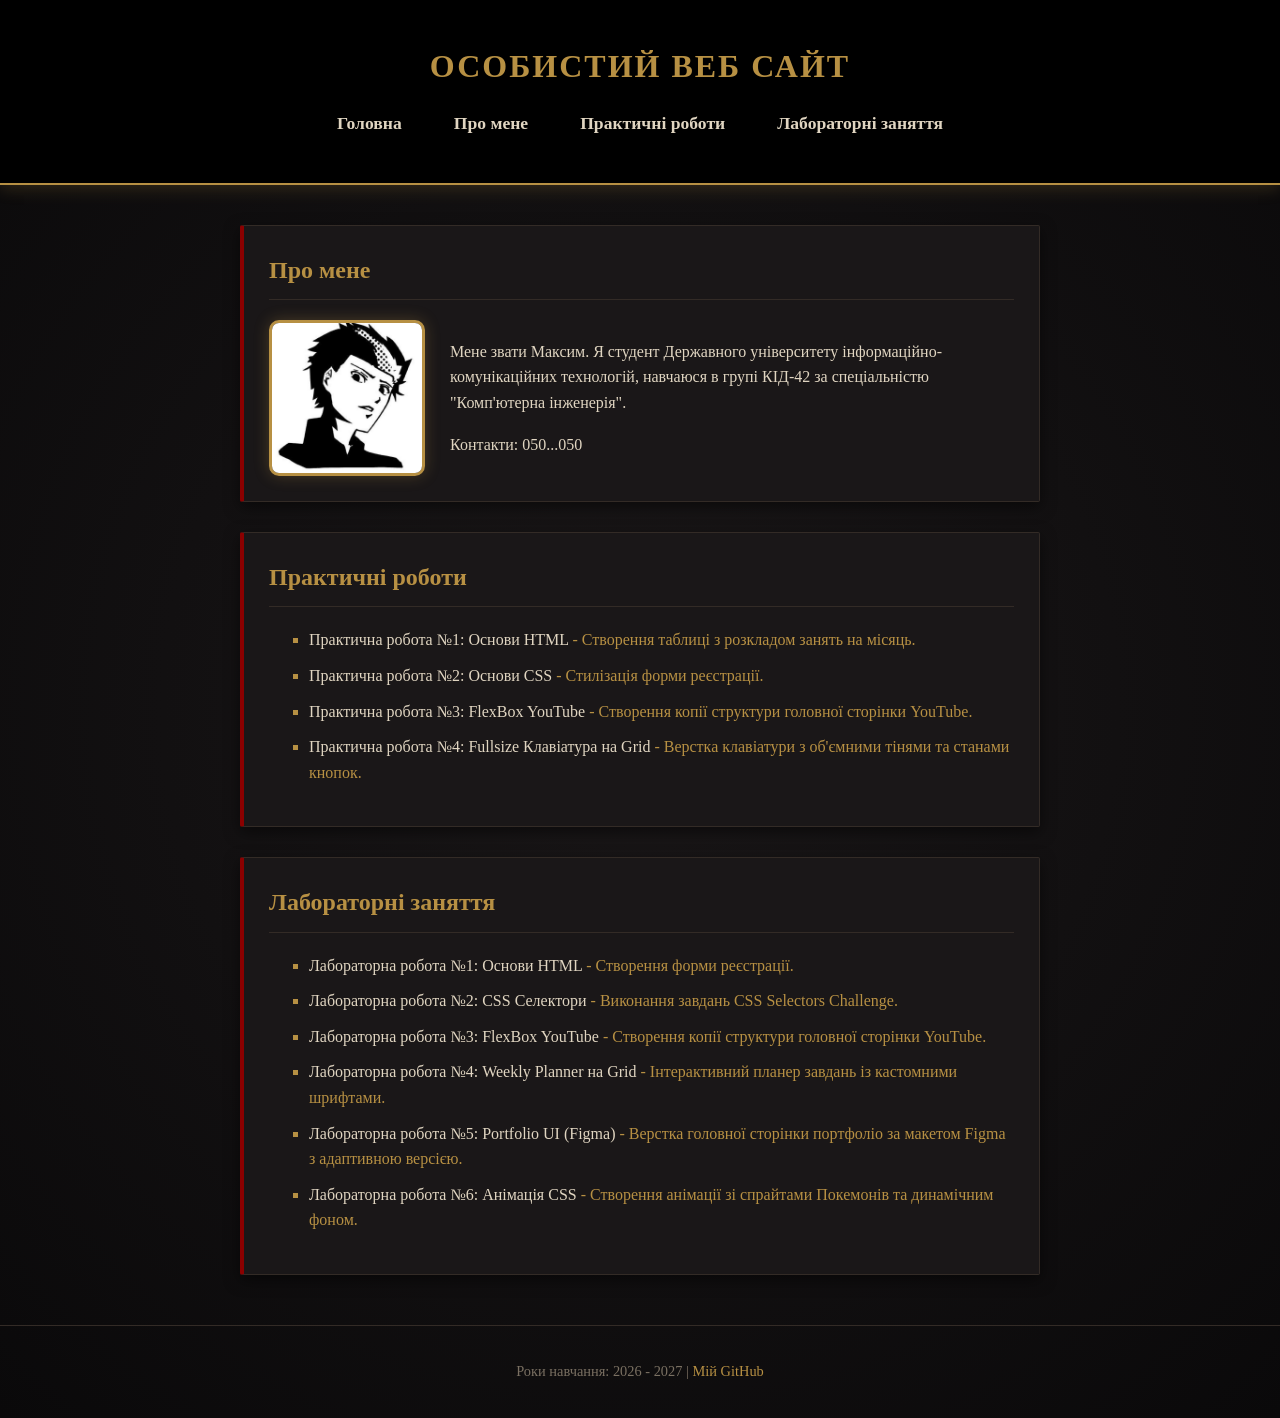
<file: index.html>
<!DOCTYPE html>
<html lang="uk">
<head>
    <meta charset="UTF-8">
    <meta name="viewport" content="width=device-width, initial-scale=1.0">
    <title>Особистий веб сайт Поляков Максим</title> <!-- заголовок сторінки  -->
    <link rel="stylesheet" href="css/style.css"> <!-- підключення CSS-файлу -->
</head>
<body>
    <header>
        <h1>Особистий веб сайт </h1>
        <nav>
            <!-- навігація -->
            <ul>
                <li><a href="index.html">Головна</a></li>
                <li><a href="#about">Про мене</a></li>
                <li><a href="#practices">Практичні роботи</a></li>
                <li><a href="#labs">Лабораторні заняття</a></li>
            </ul>
        </nav>
    </header>

    <main>
        <section id="about" class="panel">
            <h2>Про мене</h2>
            <div class="character-info">
                <img src="img/person.jpg" alt="Моє фото" class="avatar">
                <div class="bio">
                    <p>Мене звати Максим. Я студент Державного університету інформаційно-комунікаційних технологій, навчаюся в групі КІД-42 за спеціальністю "Комп'ютерна інженерія".</p>
                    <p>Контакти: 050...050</p>
                </div>
            </div>
        </section>

        <section id="practices" class="panel">
            <h2>Практичні роботи</h2>
            <ul>
                <li><a href="pages/practice_1.html">Практична робота №1: Основи HTML</a> - Створення таблиці з розкладом занять на місяць.</li>
                <li><a href="pages/lab_1.html">Практична робота №2: Основи CSS</a> - Стилізація форми реєстрації.</li>
                <li><a href="pages/practice_3.html">Практична робота №3: FlexBox YouTube</a> - Створення копії структури головної сторінки YouTube.</li>
                <li><a href="pages/practice_4.html">Практична робота №4: Fullsize Клавіатура на Grid</a> - Верстка клавіатури з об'ємними тінями та станами кнопок.</li>
            </ul>
        </section>

        <section id="labs" class="panel">
            <h2>Лабораторні заняття</h2>
            <ul>
                <li><a href="pages/lab_1.html">Лабораторна робота №1: Основи HTML</a> - Створення форми реєстрації.</li>
                <li><a href="pages/lab2.html">Лабораторна робота №2: CSS Селектори</a> - Виконання завдань CSS Selectors Challenge.</li>
                <li><a href="pages/lab_3.html">Лабораторна робота №3: FlexBox YouTube</a> - Створення копії структури головної сторінки YouTube.</li>
                <li><a href="pages/lab_4.html">Лабораторна робота №4: Weekly Planner на Grid</a> - Інтерактивний планер завдань із кастомними шрифтами.</li>
                <li><a href="pages/lab_5.html">Лабораторна робота №5: Portfolio UI (Figma)</a> - Верстка головної сторінки портфоліо за макетом Figma з адаптивною версією.</li>
                <li><a href="pages/lab_6.html">Лабораторна робота №6: Анімація CSS</a> - Створення анімації зі спрайтами Покемонів та динамічним фоном.</li>           
                </ul>
        </section>
    </main>

   <footer>
        <p>
            Роки навчання: 2026 - 2027 | 
            <a href="https://github.com/SatomoriViolet/Web-technology-2026" target="_blank">Мій GitHub</a>
        </p>
    </footer>
</body>
</html>
</file>
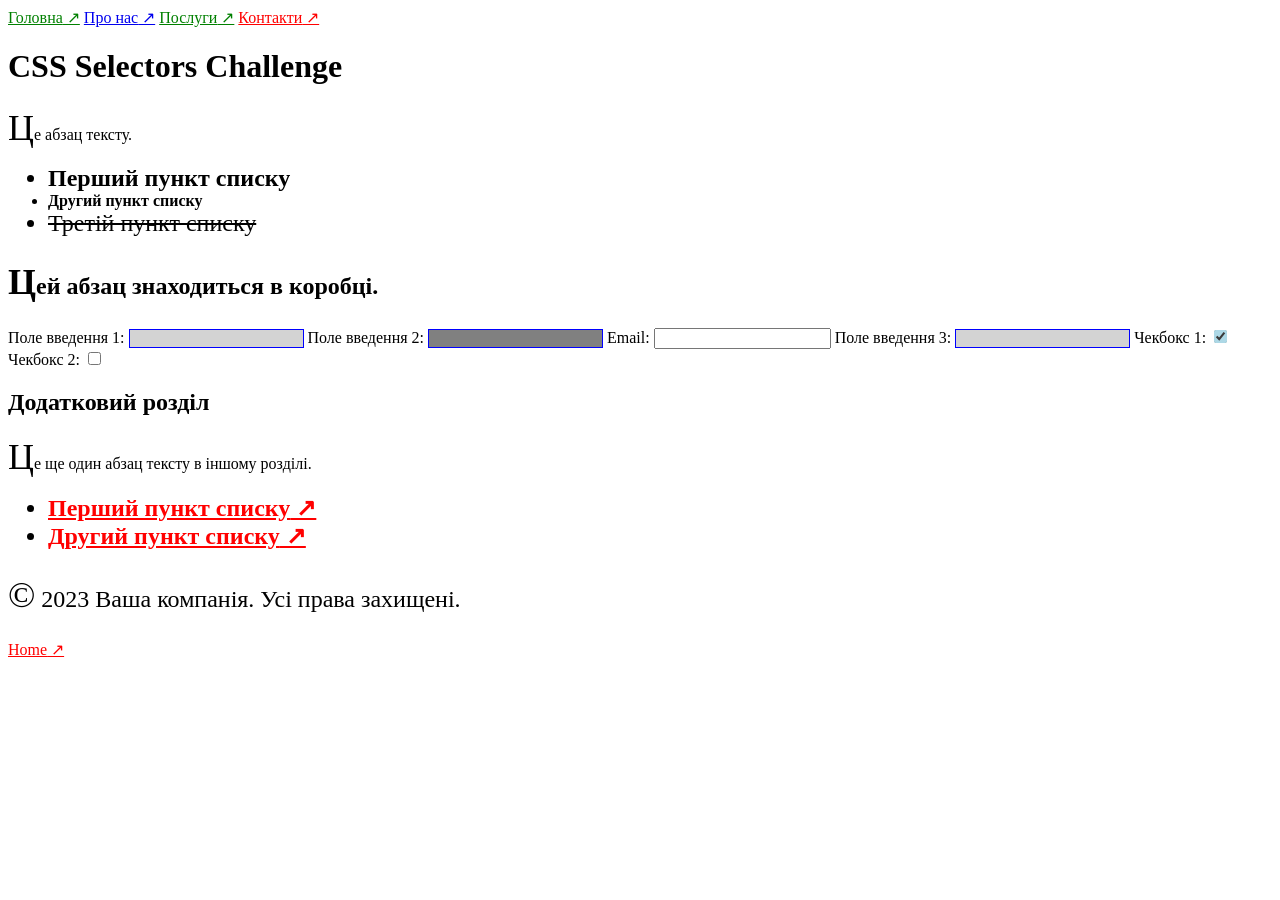
<file: pages/lab2.html>
<!DOCTYPE html>
<html lang="uk">
<head>
    <meta charset="UTF-8">
    <meta name="viewport" content="width=device-width, initial-scale=1.0">
    <title>CSS Selectors Challenge</title>
 
    <link rel="stylesheet" href="../css/lab2.css">
</head>
<body>
    <nav>
        <a href="https://example.com">Головна</a>
        <a href="http://example.com/about">Про нас</a>
        <a href="https://example.com/services">Послуги</a>
        <a href="http://example.com/contact">Контакти</a>
    </nav>

    <h1>CSS Selectors Challenge</h1>
    <p>Це абзац тексту.</p>

    <ul>
        <li>Перший пункт списку</li>
        <li class="special">Другий пункт списку</li>
        <li>Третій пункт списку</li>
    </ul>

    <div>
        <p>Цей абзац знаходиться в коробці.</p>
    </div>

    <form>
        <label>Поле введення 1: <input type="text"></label>
        <label>Поле введення 2: <input type="text" disabled></label>
        <label>Email: <input type="email"></label>
        <label>Поле введення 3: <input type="text"></label>
        <label>Чекбокс 1: <input type="checkbox" checked></label>
        <label>Чекбокс 2: <input type="checkbox"></label>
    </form>

    <section>
        <h2>Додатковий розділ</h2>
        <p>Це ще один абзац тексту в іншому розділі.</p>
        <ul>
            <li><a href="https://example.com/sub1">Перший пункт списку</a></li>
            <li><a href="http://example.com/sub2">Другий пункт списку</a></li>
        </ul>
    </section>

    <footer>
        <p>© 2023 Ваша компанія. Усі права захищені.</p>
        <a href="#top">Home</a>
    </footer>
</body>
</html>
</file>
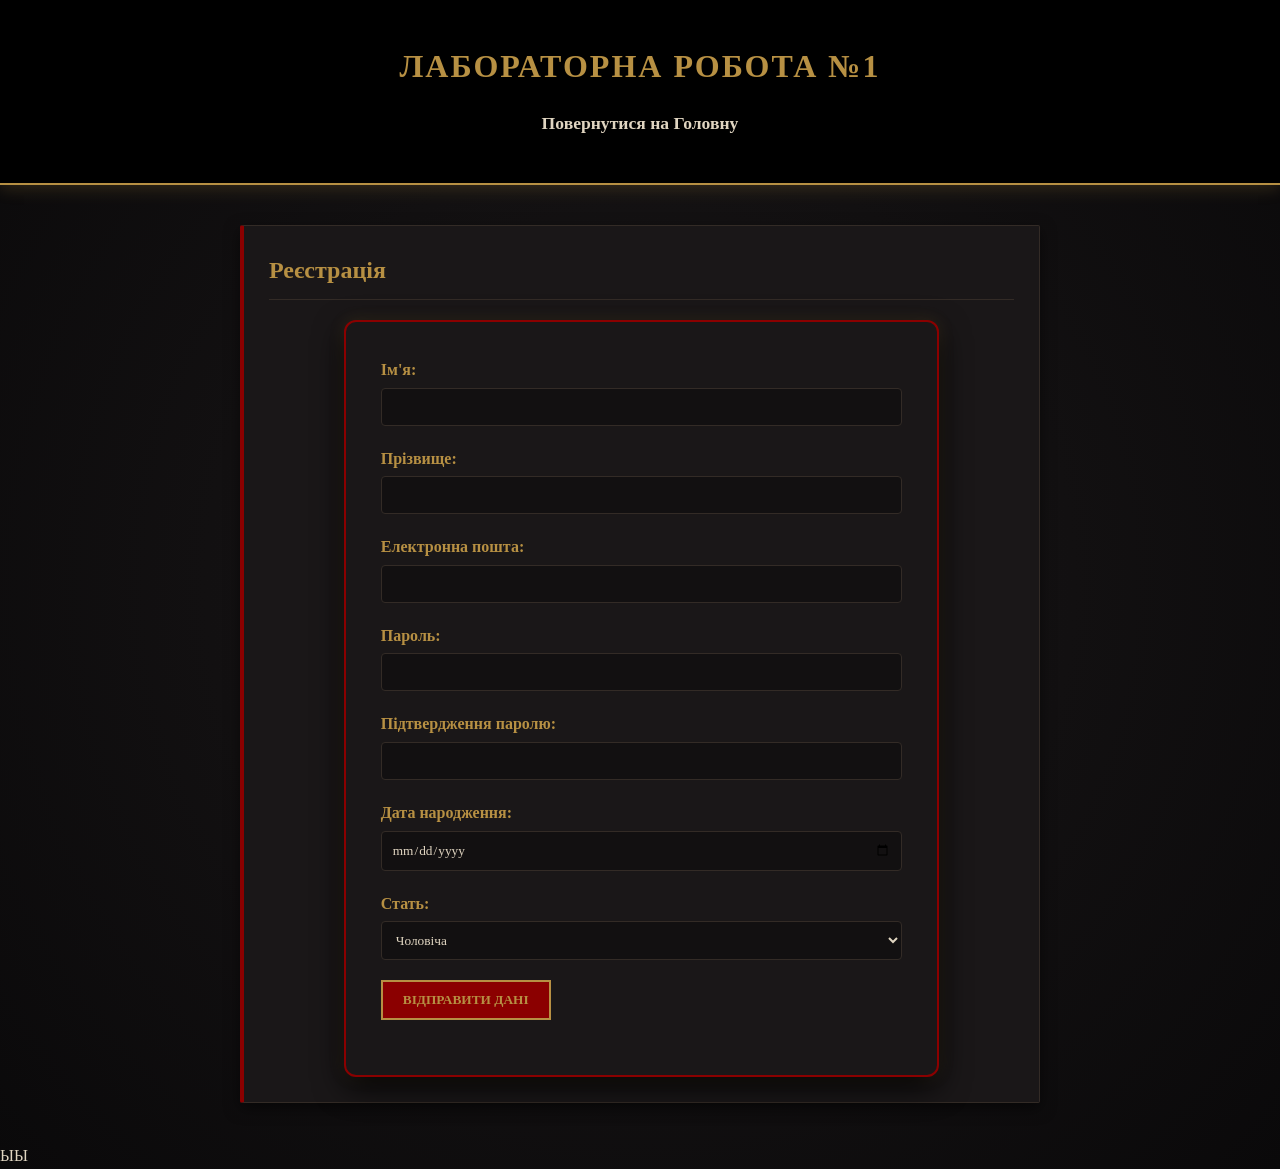
<file: pages/lab_1.html>
<!DOCTYPE html>
<html lang="uk">
<head>
    <meta charset="UTF-8">
    <meta name="viewport" content="width=device-width, initial-scale=1.0">
    <title>Лабораторна робота №1 - Форма</title>
    <link rel="stylesheet" href="../css/style.css"> 
</head>
<body>
    <header>
        <h1>Лабораторна робота №1</h1>
        <nav>
            <ul>
                <li><a href="../index.html">Повернутися на Головну</a></li>
            </ul>
        </nav>
    </header>

    <main>
        <section class="panel">
            <h2>Реєстрація</h2>
            
            <!-- заміни посилання в action на webhook -->
            <form action="https://webhook.site/92c874d7-658a-4f00-b908-5eca87f982e3" method="POST" class="rpg-form">
                
                <div class="form-group">
                    <label for="username">Ім'я:</label>
                    <input type="text" id="username" name="username" required>
                </div>

                <div class="form-group">
                    <label for="surname">Прізвище:</label>
                    <input type="text" id="surname" name="surname" required>
                </div>

                <div class="form-group">
                    <label for="email">Електронна пошта:</label>
                    <input type="email" id="email" name="email" required>
                </div>

                <div class="form-group">
                    <label for="password">Пароль:</label>
                    <input type="password" id="password" name="password" required>
                </div>

                <div class="form-group">
                    <label for="password_confirm">Підтвердження паролю:</label>
                    <input type="password" id="password_confirm" name="password_confirm" required>
                </div>

                
                <div class="form-group">
                    <label for="birthdate">Дата народження:</label>
                    <input type="date" id="birthdate" name="birthdate">
                </div>

                <div class="form-group">
                    <label for="gender">Стать:</label>
                    <select id="gender" name="gender">
                        <option value="male">Чоловіча</option>
                        <option value="female">Жіноча</option>
                        <option value="other">Інше</option>
                    </select>
                </div>

                <div class="form-group">
                    <input type="submit" value="Відправити дані">
                </div>
            </form>
        </section>
    </main>
</body>
</html>

   
ЫЫ
</file>
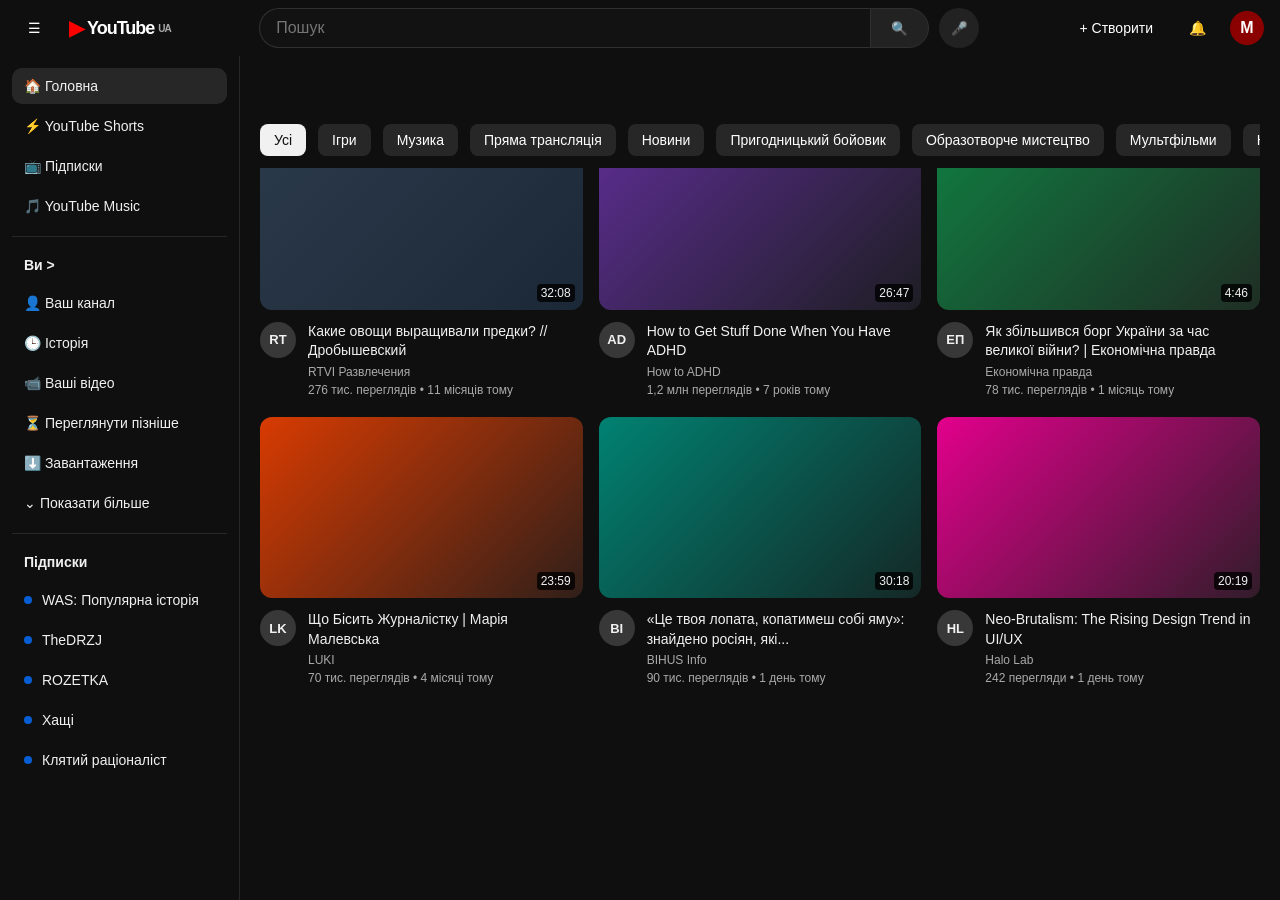
<file: pages/lab_3.html>
<!DOCTYPE html>
<html lang="uk">
<head>
    <meta charset="UTF-8">
    <meta name="viewport" content="width=device-width, initial-scale=1.0">
    <title>Лабораторна робота №3 - YouTube FlexBox</title>
    <link rel="stylesheet" href="../css/youtube.css">
</head>
<body>

    <header class="yt-header">
        <div class="header-left">
            <button class="icon-btn">☰</button>
            <a href="../index.html" class="logo">
                <span class="yt-icon">▶</span>
                <span class="yt-logo-text">YouTube</span>
                <span class="country-code">UA</span>
            </a>
        </div>

        <div class="header-center">
            <div class="search-box">
                <input type="text" placeholder="Пошук">
                <button class="search-btn">🔍</button>
            </div>
            <button class="voice-btn">🎤</button>
        </div>

        <div class="header-right">
            <button class="icon-btn">+ Створити</button>
            <button class="icon-btn">🔔</button>
            <div class="user-avatar">М</div>
        </div>
    </header>

    <div class="yt-container">
     
        <aside class="yt-sidebar">
            <nav class="sidebar-section">
                <a href="#" class="sidebar-item active">🏠 Головна</a>
                <a href="#" class="sidebar-item">⚡ YouTube Shorts</a>
                <a href="#" class="sidebar-item">📺 Підписки</a>
                <a href="#" class="sidebar-item">🎵 YouTube Music</a>
            </nav>
            <hr class="sidebar-divider">
            <nav class="sidebar-section">
                <div class="section-title">Ви &gt;</div>
                <a href="#" class="sidebar-item">👤 Ваш канал</a>
                <a href="#" class="sidebar-item">🕒 Історія</a>
                <a href="#" class="sidebar-item">📹 Ваші відео</a>
                <a href="#" class="sidebar-item">⏳ Переглянути пізніше</a>
                <a href="#" class="sidebar-item">⬇️ Завантаження</a>
                <a href="#" class="sidebar-item">⌄ Показати більше</a>
            </nav>
            <hr class="sidebar-divider">
            <nav class="sidebar-section">
                <div class="section-title">Підписки</div>
                <a href="#" class="sidebar-item"><span class="channel-dot"></span> WAS: Популярна історія</a>
                <a href="#" class="sidebar-item"><span class="channel-dot"></span> TheDRZJ</a>
                <a href="#" class="sidebar-item"><span class="channel-dot"></span> ROZETKA</a>
                <a href="#" class="sidebar-item"><span class="channel-dot"></span> Хащі</a>
                <a href="#" class="sidebar-item"><span class="channel-dot"></span> Клятий раціоналіст</a>
            </nav>
        </aside>

   
        <main class="yt-main">
       
            <div class="tags-bar">
                <button class="tag-btn active">Усі</button>
                <button class="tag-btn">Ігри</button>
                <button class="tag-btn">Музика</button>
                <button class="tag-btn">Пряма трансляція</button>
                <button class="tag-btn">Новини</button>
                <button class="tag-btn">Пригодницький бойовик</button>
                <button class="tag-btn">Образотворче мистецтво</button>
                <button class="tag-btn">Мультфільми</button>
                <button class="tag-btn">Нещодавні завантаження</button>
            </div>

        
            <div class="video-grid">
         
                <div class="video-card">
                    <div class="thumbnail-wrapper">
                        <div class="thumbnail bg-1">
                            <span class="video-time">32:08</span>
                        </div>
                    </div>
                    <div class="video-details">
                        <div class="channel-avatar">RT</div>
                        <div class="video-text">
                            <h3 class="video-title">Какие овощи выращивали предки? // Дробышевский</h3>
                            <p class="channel-name">RTVI Развлечения</p>
                            <p class="video-metadata">276 тис. переглядів • 11 місяців тому</p>
                        </div>
                    </div>
                </div>

         
                <div class="video-card">
                    <div class="thumbnail-wrapper">
                        <div class="thumbnail bg-2">
                            <span class="video-time">26:47</span>
                        </div>
                    </div>
                    <div class="video-details">
                        <div class="channel-avatar">AD</div>
                        <div class="video-text">
                            <h3 class="video-title">How to Get Stuff Done When You Have ADHD</h3>
                            <p class="channel-name">How to ADHD</p>
                            <p class="video-metadata">1,2 млн переглядів • 7 років тому</p>
                        </div>
                    </div>
                </div>

          
                <div class="video-card">
                    <div class="thumbnail-wrapper">
                        <div class="thumbnail bg-3">
                            <span class="video-time">4:46</span>
                        </div>
                    </div>
                    <div class="video-details">
                        <div class="channel-avatar">ЕП</div>
                        <div class="video-text">
                            <h3 class="video-title">Як збільшився борг України за час великої війни? | Економічна правда</h3>
                            <p class="channel-name">Економічна правда</p>
                            <p class="video-metadata">78 тис. переглядів • 1 місяць тому</p>
                        </div>
                    </div>
                </div>

             
                <div class="video-card">
                    <div class="thumbnail-wrapper">
                        <div class="thumbnail bg-4">
                            <span class="video-time">23:59</span>
                        </div>
                    </div>
                    <div class="video-details">
                        <div class="channel-avatar">LK</div>
                        <div class="video-text">
                            <h3 class="video-title">Що Бісить Журналістку | Марія Малевська</h3>
                            <p class="channel-name">LUKI</p>
                            <p class="video-metadata">70 тис. переглядів • 4 місяці тому</p>
                        </div>
                    </div>
                </div>

                <div class="video-card">
                    <div class="thumbnail-wrapper">
                        <div class="thumbnail bg-5">
                            <span class="video-time">30:18</span>
                        </div>
                    </div>
                    <div class="video-details">
                        <div class="channel-avatar">BI</div>
                        <div class="video-text">
                            <h3 class="video-title">«Це твоя лопата, копатимеш собі яму»: знайдено росіян, які...</h3>
                            <p class="channel-name">BIHUS Info</p>
                            <p class="video-metadata">90 тис. переглядів • 1 день тому</p>
                        </div>
                    </div>
                </div>

                
                <div class="video-card">
                    <div class="thumbnail-wrapper">
                        <div class="thumbnail bg-6">
                            <span class="video-time">20:19</span>
                        </div>
                    </div>
                    <div class="video-details">
                        <div class="channel-avatar">HL</div>
                        <div class="video-text">
                            <h3 class="video-title">Neo-Brutalism: The Rising Design Trend in UI/UX</h3>
                            <p class="channel-name">Halo Lab</p>
                            <p class="video-metadata">242 перегляди • 1 день тому</p>
                        </div>
                    </div>
                </div>
            </div>
        </main>
    </div>
</body>
</html>
</file>
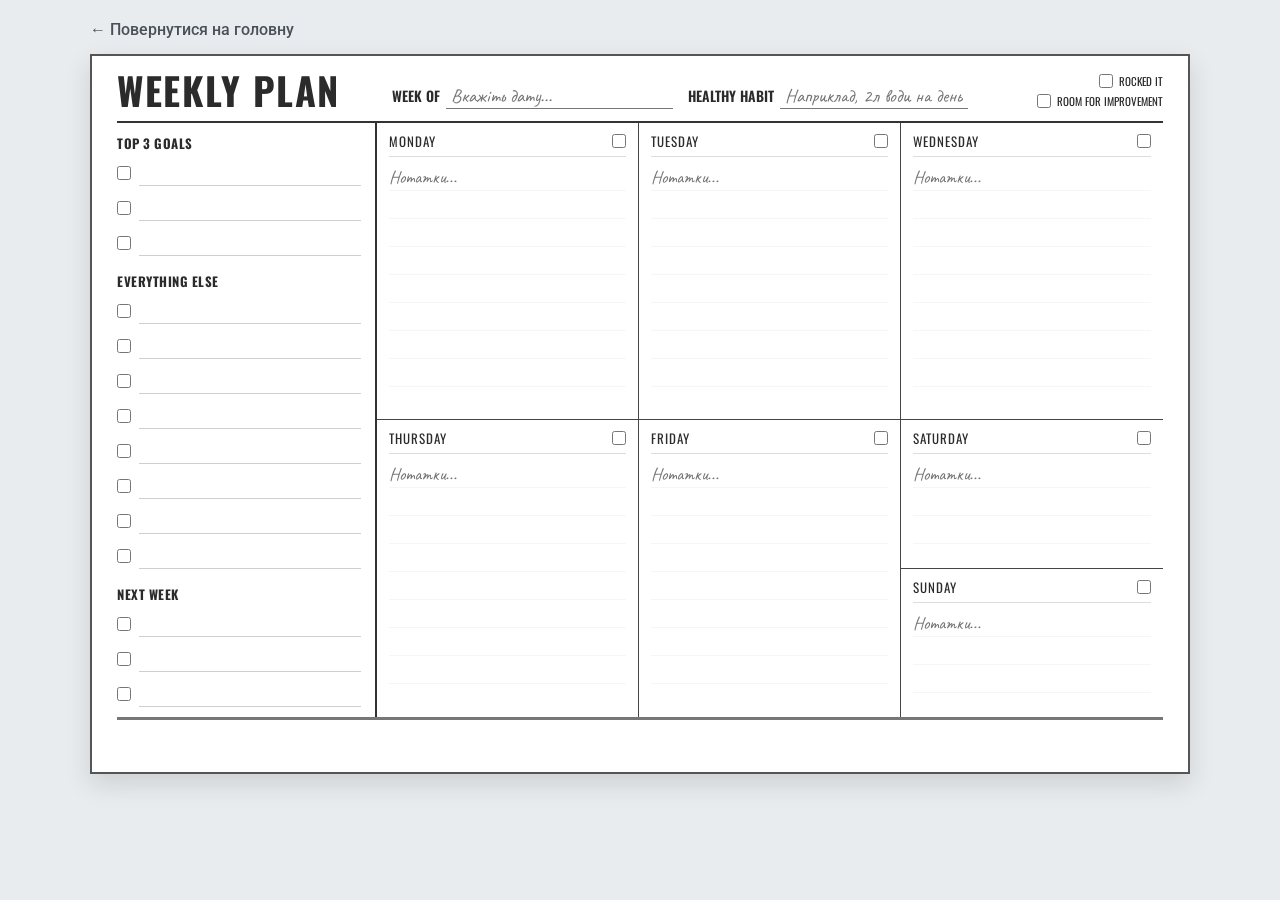
<file: pages/lab_4.html>
<!DOCTYPE html>
<html lang="uk">
<head>
    <meta charset="UTF-8">
    <meta name="viewport" content="width=device-width, initial-scale=1.0">
    <title>Лабораторна робота №4 - Weekly Planner</title>
    <link rel="preconnect" href="https://fonts.googleapis.com">
    <link rel="preconnect" href="https://fonts.gstatic.com" crossorigin>
    <link href="https://fonts.googleapis.com/css2?family=Caveat:wght@600&family=Oswald:wght@600;700&family=Roboto:wght@400;500;700&display=swap" rel="stylesheet">
    <style>
        * {
            box-sizing: border-box;
            margin: 0;
            padding: 0;
        }

        body {
            background-color: #e9ecef;
            font-family: 'Roboto', sans-serif;
            color: #2b2b2b;
            padding: 20px;
            display: flex;
            flex-direction: column;
            align-items: center;
        }

        .back-nav {
            margin-bottom: 15px;
            width: 100%;
            max-width: 1100px;
        }

        .back-nav a {
            text-decoration: none;
            color: #495057;
            font-weight: 500;
        }

        .back-nav a:hover {
            color: #000;
            text-decoration: underline;
        }

   
        .planner-container {
            width: 100%;
            max-width: 1100px;
            background: #ffffff;
            border: 2px solid #555;
            box-shadow: 0 10px 25px rgba(0,0,0,0.12);
            padding: 15px 25px 20px;
            min-height: 80vh;
        }

   
        .planner-header {
            display: grid;
            grid-template-columns: 260px 1fr 1fr 180px;
            align-items: end;
            gap: 15px;
            padding-bottom: 12px;
            border-bottom: 2px solid #333;
        }

        .planner-title {
            font-family: 'Oswald', sans-serif;
            font-size: 38px;
            letter-spacing: 1.5px;
            line-height: 1;
            text-transform: uppercase;
        }

        .header-field {
            display: flex;
            align-items: baseline;
            gap: 6px;
        }

        .header-field label {
            font-family: 'Oswald', sans-serif;
            font-size: 14px;
            font-weight: 600;
            white-space: nowrap;
        }

        .header-field input {
            border: none;
            border-bottom: 1px solid #777;
            outline: none;
            width: 100%;
            font-family: 'Caveat', cursive;
            font-size: 19px;
            padding: 0 5px;
            background: transparent;
        }

        .habit-feedback {
            font-family: 'Oswald', sans-serif;
            font-size: 11px;
            display: flex;
            flex-direction: column;
            gap: 4px;
        }

        .habit-feedback label {
            display: flex;
            align-items: center;
            justify-content: flex-end;
            gap: 6px;
            cursor: pointer;
        }

 
        .planner-grid {
            display: grid;
            grid-template-columns: 260px repeat(3, 1fr);
            grid-template-rows: repeat(2, minmax(280px, auto));
            border-bottom: 3px solid #777;
        }

        .todo-column {
            grid-row: 1 / 3;
            border-right: 2px solid #333;
            padding: 10px 14px 10px 0;
            display: flex;
            flex-direction: column;
            gap: 15px;
        }

        .todo-section-title {
            font-family: 'Oswald', sans-serif;
            font-size: 13px;
            font-weight: 700;
            letter-spacing: 0.5px;
            margin-bottom: 6px;
            text-transform: uppercase;
        }

        .todo-list {
            display: flex;
            flex-direction: column;
            gap: 8px;
        }

        .todo-item {
            display: flex;
            align-items: center;
            gap: 8px;
        }

        .todo-item input[type="checkbox"],
        .day-header input[type="checkbox"],
        .habit-feedback input[type="checkbox"] {
            width: 14px;
            height: 14px;
            accent-color: #333;
            cursor: pointer;
        }

        .todo-item input[type="text"] {
            flex: 1;
            border: none;
            border-bottom: 1px solid #cfcfcf;
            font-family: 'Caveat', cursive;
            font-size: 18px;
            color: #111;
            outline: none;
            background: transparent;
            padding: 2px 4px;
        }

        .todo-item input[type="text"]:focus {
            border-bottom-color: #000;
        }

      
        .day-box {
            border-right: 1px solid #444;
            border-bottom: 1px solid #444;
            padding: 8px 12px;
            display: flex;
            flex-direction: column;
            background: #fff;
        }

        .day-box:nth-child(4),
        .day-box:nth-child(7) {
            border-right: none;
        }

        .day-box.bottom-row {
            border-bottom: none;
        }

        .day-header {
            display: flex;
            justify-content: space-between;
            align-items: center;
            border-bottom: 1px solid #ddd;
            padding-bottom: 5px;
            margin-bottom: 6px;
        }

        .day-header .day-title {
            font-family: 'Oswald', sans-serif;
            font-size: 13px;
            letter-spacing: 1px;
            text-transform: uppercase;
        }

        .day-notes {
            flex: 1;
            width: 100%;
            border: none;
            resize: none;
            outline: none;
            font-family: 'Caveat', cursive;
            font-size: 18px;
            line-height: 28px;
            background-image: repeating-linear-gradient(transparent, transparent 27px, #e9ecef 28px);
            background-attachment: local;
            color: #222;
        }

     
        .weekend-box {
            display: flex;
            flex-direction: column;
            padding: 0;
            border-bottom: none;
        }

        .half-day {
            flex: 1;
            padding: 8px 12px;
            display: flex;
            flex-direction: column;
        }

        .half-day:first-child {
            border-bottom: 1px solid #444;
        }

     
        @media (max-width: 900px) {
            .planner-header {
                grid-template-columns: 1fr 1fr;
            }
            .planner-grid {
                grid-template-columns: 220px repeat(3, 1fr);
            }
        }
    </style>
</head>
<body>

    <nav class="back-nav">
        <a href="../index.html">← Повернутися на головну</a>
    </nav>

    <div class="planner-container">
    
        <header class="planner-header">
            <h1 class="planner-title">Weekly Plan</h1>
            <div class="header-field">
                <label for="week-of">WEEK OF</label>
                <input type="text" id="week-of" placeholder="Вкажіть дату...">
            </div>
            <div class="header-field">
                <label for="healthy-habit">HEALTHY HABIT</label>
                <input type="text" id="healthy-habit" placeholder="Наприклад, 2л води на день">
            </div>
            <div class="habit-feedback">
                <label><input type="checkbox"> ROCKED IT</label>
                <label><input type="checkbox"> ROOM FOR IMPROVEMENT</label>
            </div>
        </header>

     
        <main class="planner-grid">
   
            <section class="todo-column">
                <div class="todo-group">
                    <h2 class="todo-section-title">Top 3 Goals</h2>
                    <div class="todo-list">
                        <div class="todo-item"><input type="checkbox"><input type="text"></div>
                        <div class="todo-item"><input type="checkbox"><input type="text"></div>
                        <div class="todo-item"><input type="checkbox"><input type="text"></div>
                    </div>
                </div>

                <div class="todo-group">
                    <h2 class="todo-section-title">Everything Else</h2>
                    <div class="todo-list">
                        <div class="todo-item"><input type="checkbox"><input type="text"></div>
                        <div class="todo-item"><input type="checkbox"><input type="text"></div>
                        <div class="todo-item"><input type="checkbox"><input type="text"></div>
                        <div class="todo-item"><input type="checkbox"><input type="text"></div>
                        <div class="todo-item"><input type="checkbox"><input type="text"></div>
                        <div class="todo-item"><input type="checkbox"><input type="text"></div>
                        <div class="todo-item"><input type="checkbox"><input type="text"></div>
                        <div class="todo-item"><input type="checkbox"><input type="text"></div>
                    </div>
                </div>

                <div class="todo-group">
                    <h2 class="todo-section-title">Next Week</h2>
                    <div class="todo-list">
                        <div class="todo-item"><input type="checkbox"><input type="text"></div>
                        <div class="todo-item"><input type="checkbox"><input type="text"></div>
                        <div class="todo-item"><input type="checkbox"><input type="text"></div>
                    </div>
                </div>
            </section>

           
            <section class="day-box">
                <div class="day-header">
                    <span class="day-title">Monday</span>
                    <input type="checkbox">
                </div>
                <textarea class="day-notes" placeholder="Нотатки..."></textarea>
            </section>

            
            <section class="day-box">
                <div class="day-header">
                    <span class="day-title">Tuesday</span>
                    <input type="checkbox">
                </div>
                <textarea class="day-notes" placeholder="Нотатки..."></textarea>
            </section>

           
            <section class="day-box">
                <div class="day-header">
                    <span class="day-title">Wednesday</span>
                    <input type="checkbox">
                </div>
                <textarea class="day-notes" placeholder="Нотатки..."></textarea>
            </section>

        
            <section class="day-box bottom-row">
                <div class="day-header">
                    <span class="day-title">Thursday</span>
                    <input type="checkbox">
                </div>
                <textarea class="day-notes" placeholder="Нотатки..."></textarea>
            </section>

            <section class="day-box bottom-row">
                <div class="day-header">
                    <span class="day-title">Friday</span>
                    <input type="checkbox">
                </div>
                <textarea class="day-notes" placeholder="Нотатки..."></textarea>
            </section>

            
            <section class="day-box bottom-row weekend-box">
                <div class="half-day">
                    <div class="day-header">
                        <span class="day-title">Saturday</span>
                        <input type="checkbox">
                    </div>
                    <textarea class="day-notes" placeholder="Нотатки..."></textarea>
                </div>
                <div class="half-day">
                    <div class="day-header">
                        <span class="day-title">Sunday</span>
                        <input type="checkbox">
                    </div>
                    <textarea class="day-notes" placeholder="Нотатки..."></textarea>
                </div>
            </section>
        </main>
    </div>

</body>
</html>
</file>
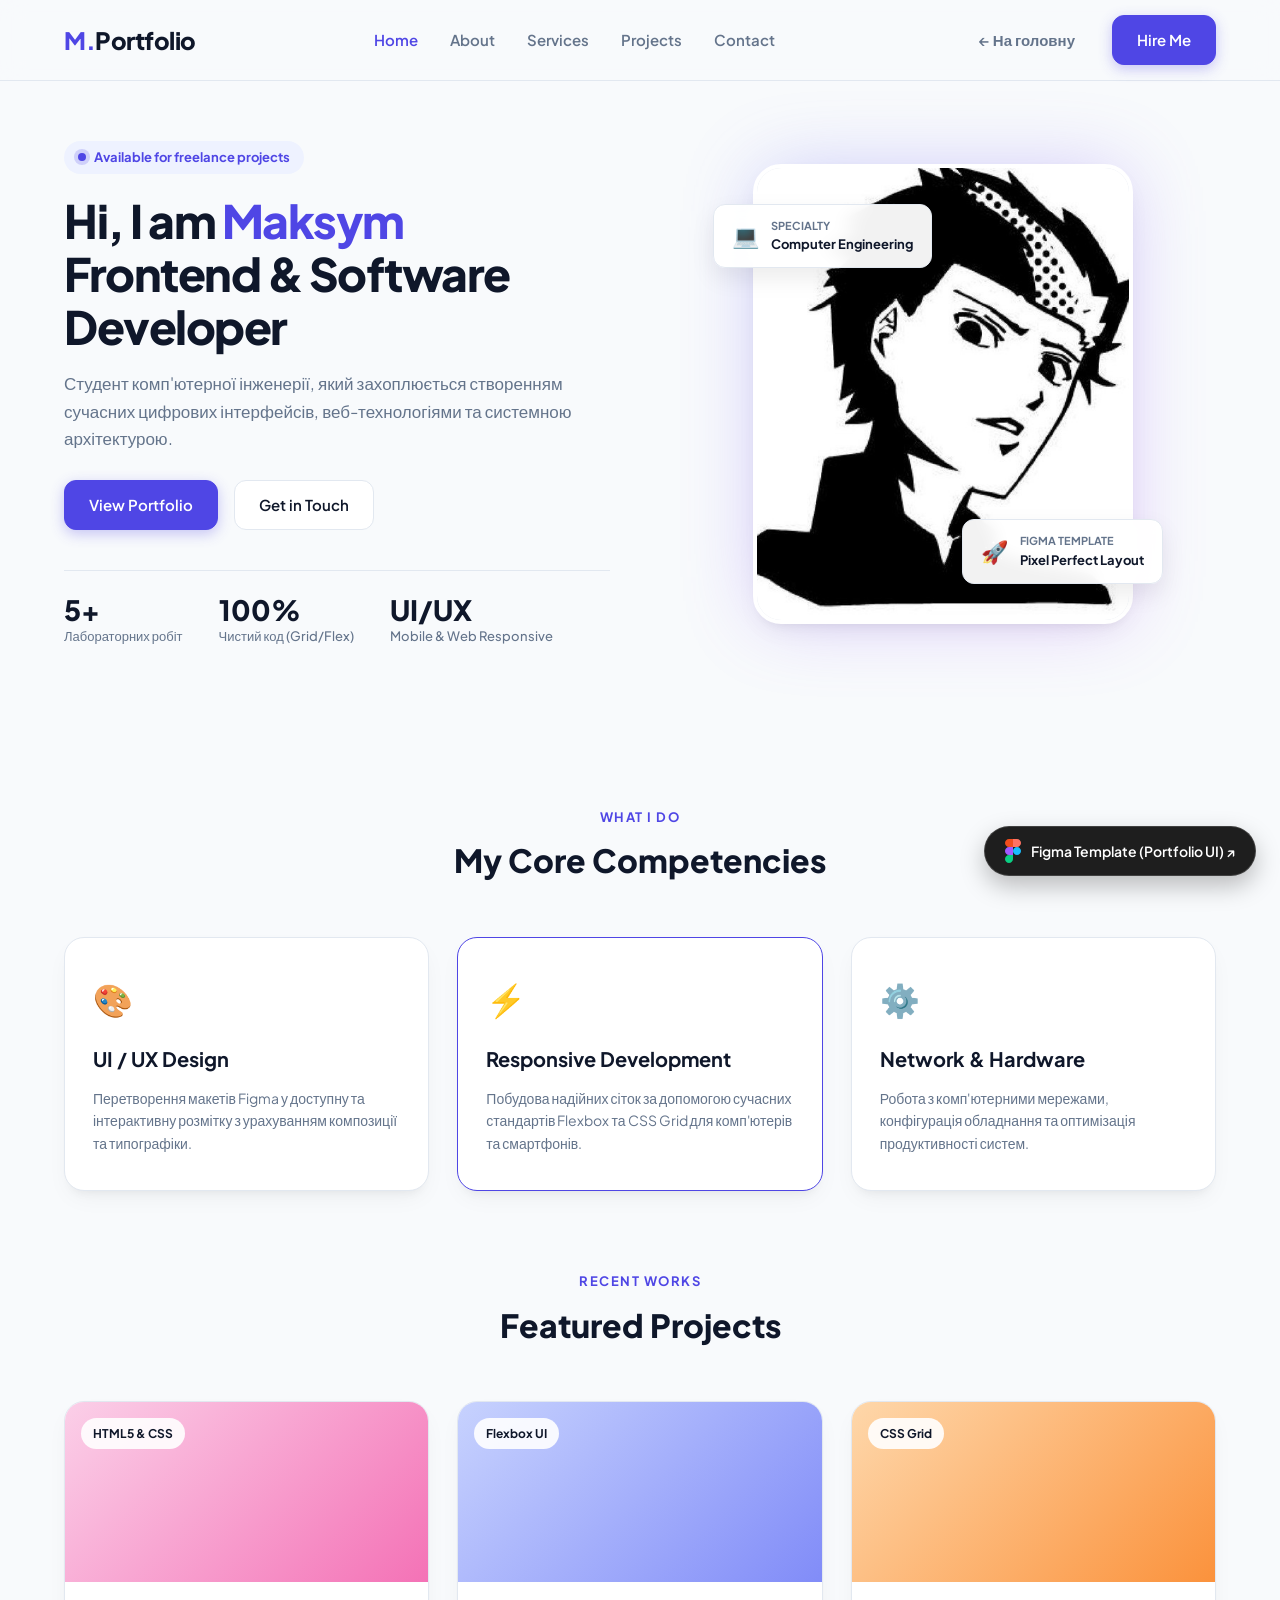
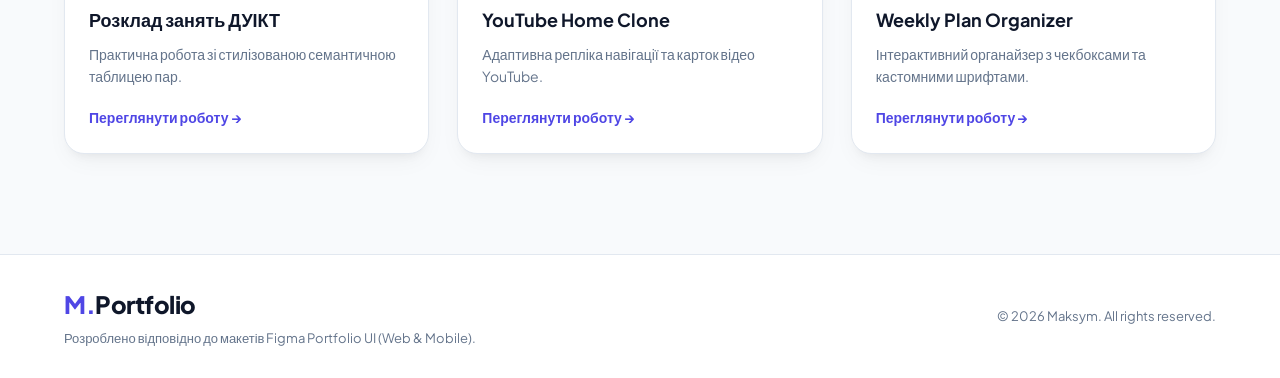
<file: pages/lab_5.html>
<!DOCTYPE html>
<html lang="uk">
<head>
    <meta charset="UTF-8">
    <meta name="viewport" content="width=device-width, initial-scale=1.0">
    <title>Лабораторна робота №5 - Portfolio Home (Figma Template)</title>
    <!-- Підключення шрифтів Google Fonts -->
    <link rel="preconnect" href="https://fonts.googleapis.com">
    <link rel="preconnect" href="https://fonts.gstatic.com" crossorigin>
    <link href="https://fonts.googleapis.com/css2?family=Plus+Jakarta+Sans:wght@400;500;600;700;800&display=swap" rel="stylesheet">
    <link rel="stylesheet" href="../css/portfolio.css">
</head>
<body>

    <!-- 1. Обов'язкова плашка з фіксованим позиціонуванням (position: fixed) на макет Figma -->
    <aside class="figma-badge">
        <a href="https://www.figma.com/community/file/1179040902640243162/portfolio-ui-web-mobile" target="_blank" rel="noopener noreferrer">
            <svg class="figma-icon" viewBox="0 0 38 57" width="16" height="24" fill="none" xmlns="http://www.w3.org/2000/svg">
                <path d="M19 28.5C19 23.2533 23.2533 19 28.5 19C33.7467 19 38 23.2533 38 28.5C38 33.7467 33.7467 38 28.5 38C23.2533 38 19 33.7467 19 28.5Z" fill="#1ABCFE"/>
                <path d="M0 47.5C0 42.2533 4.25329 38 9.5 38H19V47.5C19 52.7467 14.7467 57 9.5 57C4.25329 57 0 52.7467 0 47.5Z" fill="#0ACF83"/>
                <path d="M19 0V19H28.5C33.7467 19 38 14.7467 38 9.5C38 4.25329 33.7467 0 28.5 0H19Z" fill="#FF7262"/>
                <path d="M0 9.5C0 14.7467 4.25329 19 9.5 19H19V0H9.5C4.25329 0 0 4.25329 0 9.5Z" fill="#F24E1E"/>
                <path d="M0 28.5C0 33.7467 4.25329 38 9.5 38H19V19H9.5C4.25329 19 0 23.2533 0 28.5Z" fill="#A259FF"/>
            </svg>
            <span>Figma Template (Portfolio UI) ↗</span>
        </a>
    </aside>

    <!-- 2. Шапка сайту (Header / Navigation) -->
    <header class="site-header">
        <div class="header-inner container">
            <a href="../index.html" class="brand-logo">
                <span class="logo-accent">M.</span>Portfolio
            </a>
            <nav class="nav-menu">
                <a href="#home" class="nav-link active">Home</a>
                <a href="#about" class="nav-link">About</a>
                <a href="#services" class="nav-link">Services</a>
                <a href="#projects" class="nav-link">Projects</a>
                <a href="#contact" class="nav-link">Contact</a>
            </nav>
            <div class="header-actions">
                <a href="../index.html" class="btn btn-outline">← На головну</a>
                <a href="#contact" class="btn btn-primary">Hire Me</a>
            </div>
        </div>
    </header>

    <main id="home">
        <!-- 3. Головний Hero-блок (Hero Section) -->
        <section class="hero-section container">
            <div class="hero-content">
                <div class="badge-status">
                    <span class="status-pulse"></span> Available for freelance projects
                </div>
                <h1 class="hero-title">
                    Hi, I am <span>Maksym</span><br>Frontend & Software Developer
                </h1>
                <p class="hero-description">
                    Студент комп'ютерної інженерії, який захоплюється створенням сучасних цифрових інтерфейсів, веб-технологіями та системною архітектурою.
                </p>
                <div class="hero-buttons">
                    <a href="#projects" class="btn btn-primary">View Portfolio</a>
                    <a href="#contact" class="btn btn-secondary">Get in Touch</a>
                </div>

                <div class="hero-stats">
                    <div class="stat-item">
                        <div class="stat-number">5+</div>
                        <div class="stat-label">Лабораторних робіт</div>
                    </div>
                    <div class="stat-item">
                        <div class="stat-number">100%</div>
                        <div class="stat-label">Чистий код (Grid/Flex)</div>
                    </div>
                    <div class="stat-item">
                        <div class="stat-number">UI/UX</div>
                        <div class="stat-label">Mobile & Web Responsive</div>
                    </div>
                </div>
            </div>

            <div class="hero-media">
                <div class="media-card-wrap">
                    <div class="media-card-glow"></div>
                    <div class="media-card-img">
                        <img src="../img/person.jpg" alt="Portfolio Hero Avatar" onerror="this.src='https://images.unsplash.com/photo-1534528741775-53994a69daeb?auto=format&fit=crop&w=700&q=80'">
                    </div>
                    <div class="floating-stat stat-1">
                        <div class="floating-icon">💻</div>
                        <div>
                            <p class="floating-title">Specialty</p>
                            <p class="floating-sub">Computer Engineering</p>
                        </div>
                    </div>
                    <div class="floating-stat stat-2">
                        <div class="floating-icon">🚀</div>
                        <div>
                            <p class="floating-title">Figma Template</p>
                            <p class="floating-sub">Pixel Perfect Layout</p>
                        </div>
                    </div>
                </div>
            </div>
        </section>

        <!-- 4. Секція послуг / компетенцій (Services) -->
        <section id="services" class="services-section container">
            <div class="section-heading">
                <span class="sub-title">What I Do</span>
                <h2 class="title">My Core Competencies</h2>
            </div>

            <div class="services-grid">
                <article class="service-card">
                    <div class="card-icon">🎨</div>
                    <h3>UI / UX Design</h3>
                    <p>Перетворення макетів Figma у доступну та інтерактивну розмітку з урахуванням композиції та типографіки.</p>
                </article>
                <article class="service-card active-card">
                    <div class="card-icon">⚡</div>
                    <h3>Responsive Development</h3>
                    <p>Побудова надійних сіток за допомогою сучасних стандартів Flexbox та CSS Grid для комп'ютерів та смартфонів.</p>
                </article>
                <article class="service-card">
                    <div class="card-icon">⚙️</div>
                    <h3>Network & Hardware</h3>
                    <p>Робота з комп'ютерними мережами, конфігурація обладнання та оптимізація продуктивності систем.</p>
                </article>
            </div>
        </section>

        <!-- 5. Секція вибраних робіт (Featured Projects) -->
        <section id="projects" class="projects-section container">
            <div class="section-heading">
                <span class="sub-title">Recent Works</span>
                <h2 class="title">Featured Projects</h2>
            </div>

            <div class="projects-grid">
                <div class="project-card">
                    <div class="project-thumb project-bg-1">
                        <span class="project-tag">HTML5 & CSS</span>
                    </div>
                    <div class="project-info">
                        <h3>Розклад занять ДУІКТ</h3>
                        <p>Практична робота зі стилізованою семантичною таблицею пар.</p>
                        <a href="practice_1.html" class="project-link">Переглянути роботу →</a>
                    </div>
                </div>

                <div class="project-card">
                    <div class="project-thumb project-bg-2">
                        <span class="project-tag">Flexbox UI</span>
                    </div>
                    <div class="project-info">
                        <h3>YouTube Home Clone</h3>
                        <p>Адаптивна репліка навігації та карток відео YouTube.</p>
                        <a href="practice_3.html" class="project-link">Переглянути роботу →</a>
                    </div>
                </div>

                <div class="project-card">
                    <div class="project-thumb project-bg-3">
                        <span class="project-tag">CSS Grid</span>
                    </div>
                    <div class="project-info">
                        <h3>Weekly Plan Organizer</h3>
                        <p>Інтерактивний органайзер з чекбоксами та кастомними шрифтами.</p>
                        <a href="lab_4.html" class="project-link">Переглянути роботу →</a>
                    </div>
                </div>
            </div>
        </section>
    </main>

    <!-- 6. Підвал сайту (Footer) -->
    <footer id="contact" class="site-footer">
        <div class="container footer-content">
            <div class="footer-left">
                <a href="#" class="brand-logo"><span class="logo-accent">M.</span>Portfolio</a>
                <p>Розроблено відповідно до макетів Figma Portfolio UI (Web & Mobile).</p>
            </div>
            <div class="footer-right">
                <p>&copy; 2026 Maksym. All rights reserved.</p>
            </div>
        </div>
    </footer>

</body>
</html>
</file>
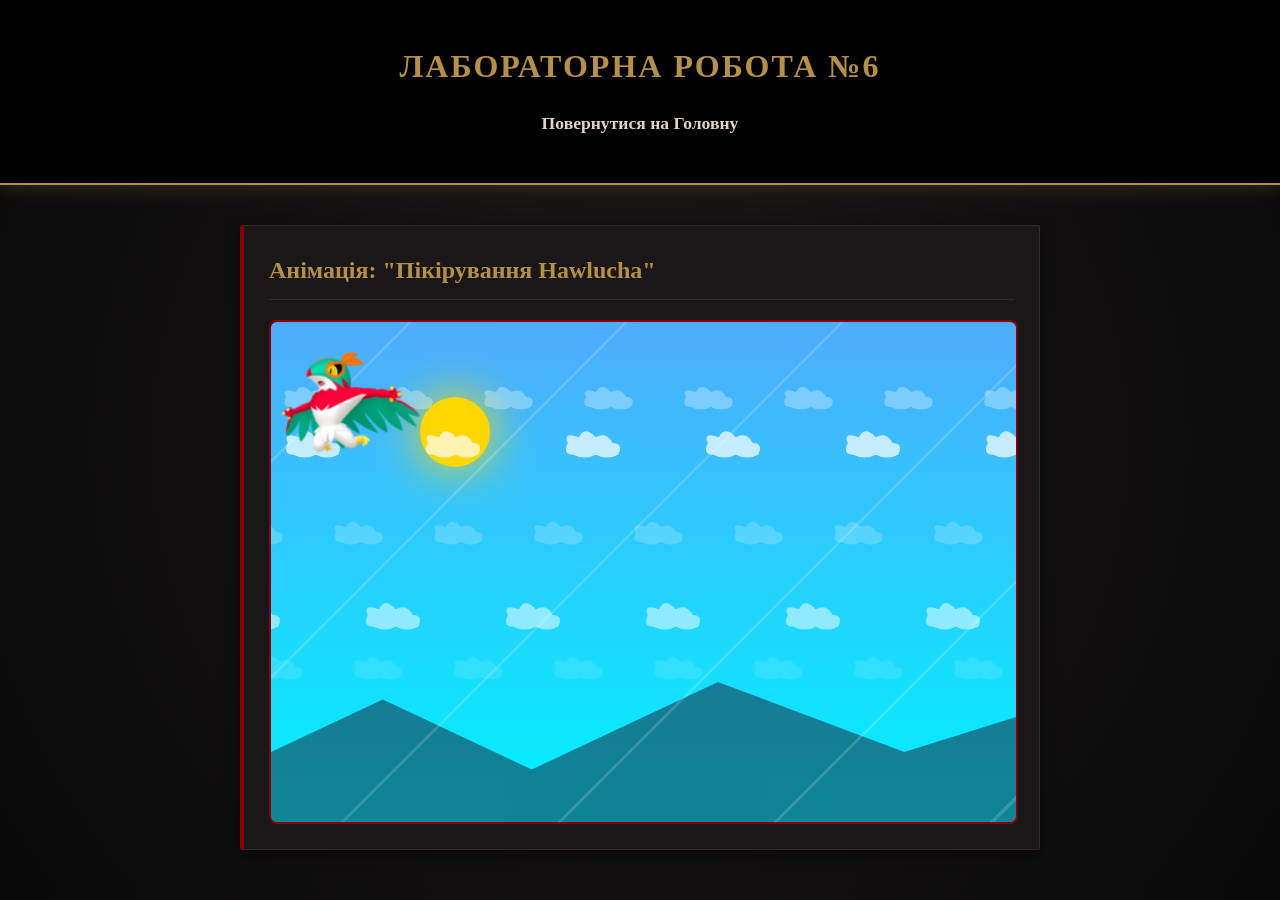
<file: pages/lab_6.html>
<!DOCTYPE html>
<html lang="uk">
<head>
    <meta charset="UTF-8">
    <meta name="viewport" content="width=device-width, initial-scale=1.0">
    <title>Лабораторна робота №6 - Hawlucha</title>
    <link rel="stylesheet" href="../css/style.css"> 
    <style>
        .animation-scene {
            position: relative;
            width: 100%;
            height: 500px;
            border: 2px solid #8b0000;
            border-radius: 8px;
            overflow: hidden;
            margin-top: 20px;
            background: linear-gradient(to bottom, #4facfe 0%, #00f2fe 100%);
            animation: timeOfDay 15s infinite alternate ease-in-out;
        }

        @keyframes timeOfDay {
            0% { background: linear-gradient(to bottom, #87CEEB, #E0F6FF); }
            50% { background: linear-gradient(to bottom, #ff9a44, #fc6076); }
            100% { background: linear-gradient(to bottom, #141e30, #243b55); }
        }

        .celestial-body {
            position: absolute;
            top: 15%;
            left: 20%;
            width: 70px;
            height: 70px;
            background: #FFD700;
            border-radius: 50%;
            box-shadow: 0 0 50px #FFD700;
            animation: celestialMove 15s infinite alternate ease-in-out;
        }

        @keyframes celestialMove {
            0% { background: #FFD700; box-shadow: 0 0 50px #FFD700; transform: translateY(0); }
            100% { background: #e0e0e0; box-shadow: 0 0 20px #ffffff; transform: translateY(100px) scale(0.8); }
        }

        .mountains {
            position: absolute;
            bottom: 0;
            width: 100%;
            height: 35%;
            background: url('data:image/svg+xml;utf8,<svg viewBox="0 0 100 100" preserveAspectRatio="none" xmlns="http://www.w3.org/2000/svg"><polygon fill="%231a1a2e" points="0,100 0,60 15,30 35,70 60,20 85,60 100,40 100,100"/></svg>') no-repeat center bottom;
            background-size: 100% 100%;
            opacity: 0.5;
        }

        .clouds-layer {
            position: absolute;
            top: 0;
            left: 0;
            width: 200%;
            height: 100%;
            pointer-events: none;
        }

        .clouds-back {
            background: 
                url('data:image/svg+xml;utf8,<svg width="200" height="100" xmlns="http://www.w3.org/2000/svg"><path d="M50 50 Q60 30 80 50 Q100 40 110 60 Q130 60 120 80 Q100 90 80 80 Q60 90 40 80 Q20 80 30 60 Q20 40 50 50 Z" fill="rgba(255,255,255,0.3)"/></svg>') repeat-x 0 10%,
                url('data:image/svg+xml;utf8,<svg width="200" height="100" xmlns="http://www.w3.org/2000/svg"><path d="M50 50 Q60 30 80 50 Q100 40 110 60 Q130 60 120 80 Q100 90 80 80 Q60 90 40 80 Q20 80 30 60 Q20 40 50 50 Z" fill="rgba(255,255,255,0.2)"/></svg>') repeat-x 50px 40%,
                url('data:image/svg+xml;utf8,<svg width="200" height="100" xmlns="http://www.w3.org/2000/svg"><path d="M50 50 Q60 30 80 50 Q100 40 110 60 Q130 60 120 80 Q100 90 80 80 Q60 90 40 80 Q20 80 30 60 Q20 40 50 50 Z" fill="rgba(255,255,255,0.1)"/></svg>') repeat-x -30px 70%;
            background-size: 100px 50px;
            animation: moveClouds 25s linear infinite;
        }

        .clouds-front {
            background: 
                url('data:image/svg+xml;utf8,<svg width="250" height="120" xmlns="http://www.w3.org/2000/svg"><path d="M50 50 Q60 30 80 50 Q100 40 110 60 Q130 60 120 80 Q100 90 80 80 Q60 90 40 80 Q20 80 30 60 Q20 40 50 50 Z" fill="rgba(255,255,255,0.7)"/></svg>') repeat-x 0 20%,
                url('data:image/svg+xml;utf8,<svg width="250" height="120" xmlns="http://www.w3.org/2000/svg"><path d="M50 50 Q60 30 80 50 Q100 40 110 60 Q130 60 120 80 Q100 90 80 80 Q60 90 40 80 Q20 80 30 60 Q20 40 50 50 Z" fill="rgba(255,255,255,0.5)"/></svg>') repeat-x 80px 60%;
            background-size: 140px 70px;
            animation: moveClouds 12s linear infinite;
        }

        @keyframes moveClouds {
            from { transform: translateX(0); }
            to { transform: translateX(-50%); }
        }

        .pokemon-diving {
            position: absolute;
            width: 160px; 
            height: 160px;
            background-image: url('../img/pokemon.png');
            background-size: contain;
            background-repeat: no-repeat;
            background-position: center;
            animation: diveAttack 3s cubic-bezier(0.25, 0.1, 0.25, 1) infinite;
            z-index: 10;
        }

        @keyframes diveAttack {
            0% { 
                left: 110%; 
                top: -20%; 
                transform: rotate(-25deg) scale(0.3); 
                opacity: 0;
            }
            10% { opacity: 1; }
            80% { 
                left: 10%;
                top: 60%;
                transform: rotate(-45deg) scale(1.5); 
                opacity: 1;
            }
            100% { 
                left: -40%; 
                top: 140%; 
                transform: rotate(-65deg) scale(4.5); 
                opacity: 1;
            }
        }

        .speed-lines {
            position: absolute;
            top: -50%;
            left: -50%;
            width: 200%;
            height: 200%;
            background: repeating-linear-gradient(
                -45deg, 
                transparent, 
                transparent 150px, 
                rgba(255,255,255,0.15) 150px, 
                rgba(255,255,255,0.15) 153px
            );
            animation: windRush 0.3s linear infinite;
            pointer-events: none;
        }

        @keyframes windRush {
            from { transform: translateX(0) translateY(0); }
            to { transform: translateX(-40px) translateY(40px); }
        }
    </style>
</head>
<body>
    <header>
        <h1>Лабораторна робота №6</h1>
        <nav>
            <ul>
                <li><a href="../index.html">Повернутися на Головну</a></li>
            </ul>
        </nav>
    </header>

    <main>
        <section class="panel">
            <h2>Анімація: "Пікірування Hawlucha"</h2>
            <div class="animation-scene">
                <div class="celestial-body"></div>
                <div class="mountains"></div>
                <div class="clouds-layer clouds-back"></div>
                <div class="clouds-layer clouds-front"></div>
                <div class="speed-lines"></div>
                <div class="pokemon-diving"></div>
            </div>
        </section>
    </main>
</body>
</html>
</file>
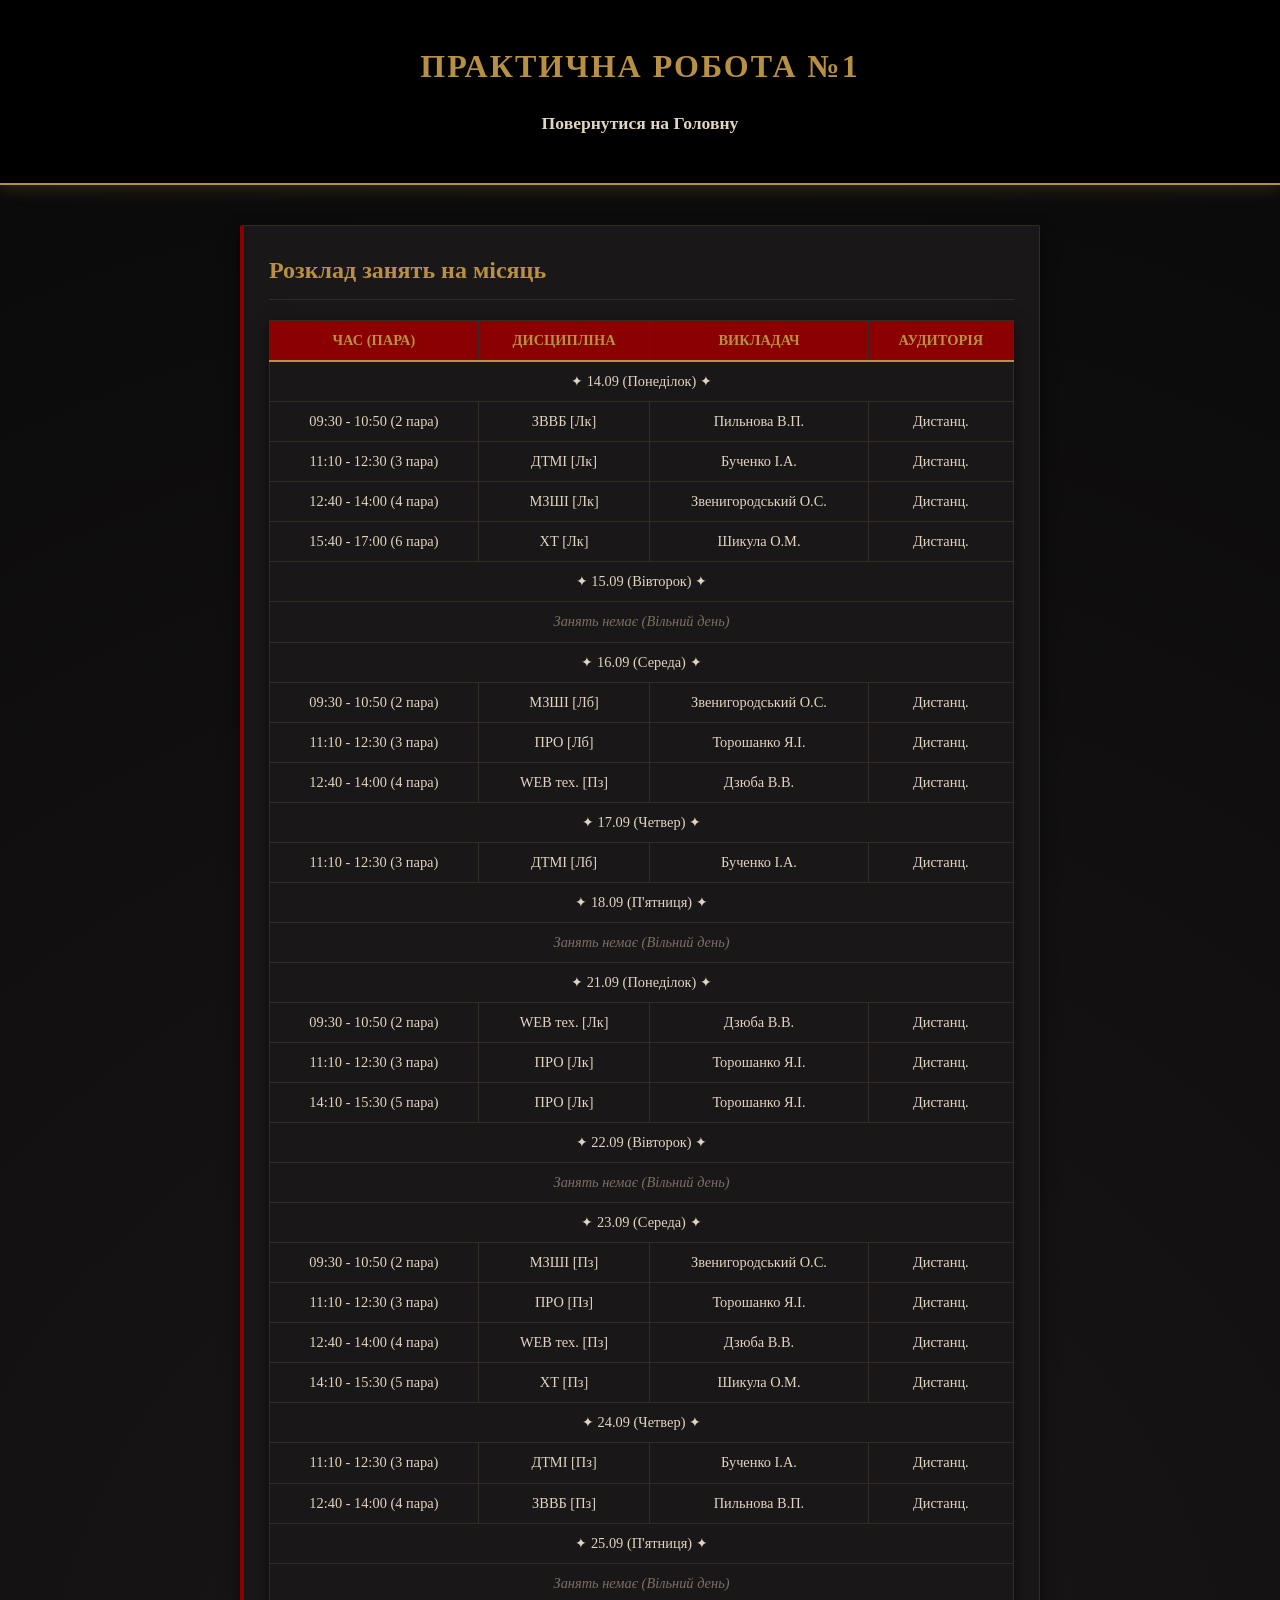
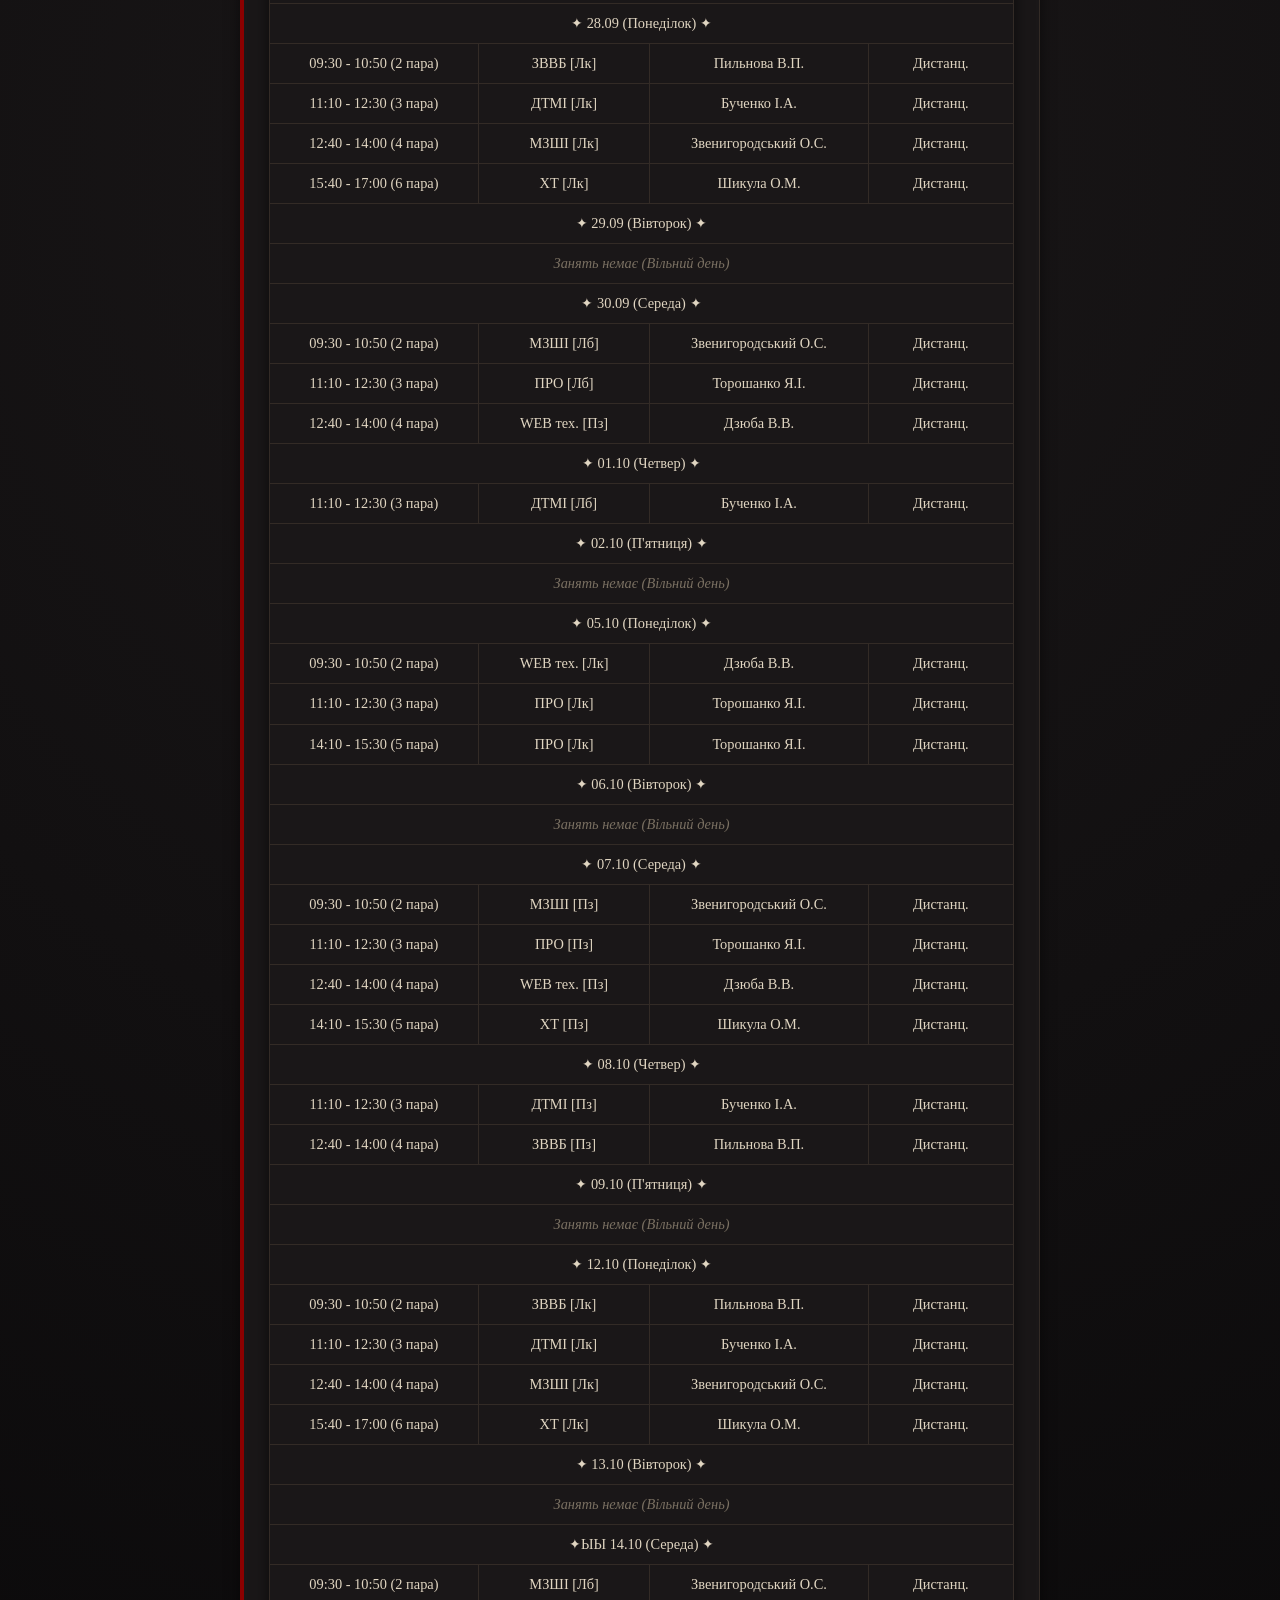
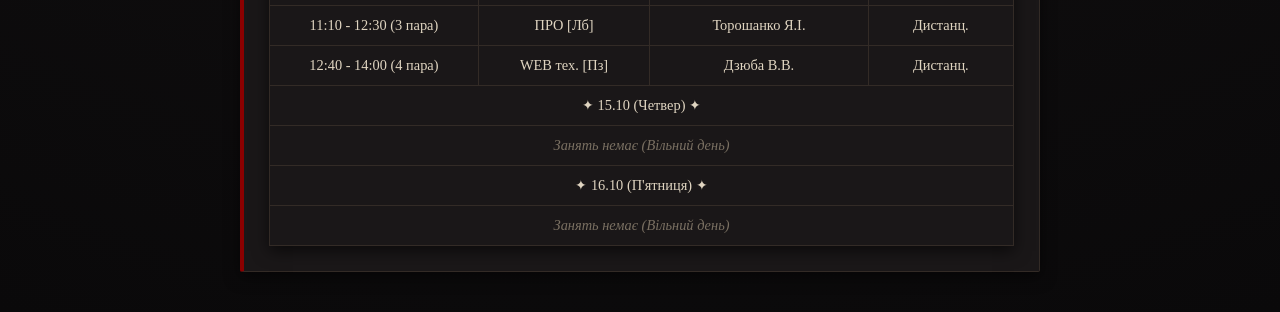
<file: pages/practice_1.html>
<!DOCTYPE html>
<html lang="uk">
<head>
    <meta charset="UTF-8">
    <meta name="viewport" content="width=device-width, initial-scale=1.0">
    <title>Практична робота №1 - Розклад</title>
    <link rel="stylesheet" href="../css/style.css"> 
</head>
<body>
    <header>
        <h1>Практична робота №1</h1>
        <nav>
            <ul>
                <li><a href="../index.html">Повернутися на Головну</a></li>
            </ul>
        </nav>
    </header>

    <main>
        <section class="panel">
            <h2>Розклад занять на місяць</h2>
            
            <table class="schedule-table">
                <thead>
                    <tr>
                        <th>Час (Пара)</th>
                        <th>Дисципліна</th>
                        <th>Викладач</th>
                        <th>Аудиторія</th>
                    </tr>
                </thead>
                <tbody>
                    
                    <tr class="day-separator">
                        <td colspan="4">✦ 14.09 (Понеділок) ✦</td>
                    </tr>
                    <tr>
                        <td>09:30 - 10:50 (2 пара)</td>
                        <td>ЗВВБ [Лк]</td>
                        <td>Пильнова В.П.</td>
                        <td>Дистанц.</td>
                    </tr>
                    <tr>
                        <td>11:10 - 12:30 (3 пара)</td>
                        <td>ДТМІ [Лк]</td>
                        <td>Бученко І.А.</td>
                        <td>Дистанц.</td>
                    </tr>
                    <tr>
                        <td>12:40 - 14:00 (4 пара)</td>
                        <td>МЗШІ [Лк]</td>
                        <td>Звенигородський О.С.</td>
                        <td>Дистанц.</td>
                    </tr>
                    <tr>
                        <td>15:40 - 17:00 (6 пара)</td>
                        <td>ХТ [Лк]</td>
                        <td>Шикула О.М.</td>
                        <td>Дистанц.</td>
                    </tr>

                    <tr class="day-separator">
                        <td colspan="4">✦ 15.09 (Вівторок) ✦</td>
                    </tr>
                    <tr>
                        <td colspan="4" style="text-align: center; color: #7a7062; font-style: italic;">Занять немає (Вільний день)</td>
                    </tr>

                    <tr class="day-separator">
                        <td colspan="4">✦ 16.09 (Середа) ✦</td>
                    </tr>
                    <tr>
                        <td>09:30 - 10:50 (2 пара)</td>
                        <td>МЗШІ [Лб]</td>
                        <td>Звенигородський О.С.</td>
                        <td>Дистанц.</td>
                    </tr>
                    <tr>
                        <td>11:10 - 12:30 (3 пара)</td>
                        <td>ПРО [Лб]</td>
                        <td>Торошанко Я.І.</td>
                        <td>Дистанц.</td>
                    </tr>
                    <tr>
                        <td>12:40 - 14:00 (4 пара)</td>
                        <td>WEB тех. [Пз]</td>
                        <td>Дзюба В.В.</td>
                        <td>Дистанц.</td>
                    </tr>

                    <tr class="day-separator">
                        <td colspan="4">✦ 17.09 (Четвер) ✦</td>
                    </tr>
                    <tr>
                        <td>11:10 - 12:30 (3 пара)</td>
                        <td>ДТМІ [Лб]</td>
                        <td>Бученко І.А.</td>
                        <td>Дистанц.</td>
                    </tr>

                    <tr class="day-separator">
                        <td colspan="4">✦ 18.09 (П'ятниця) ✦</td>
                    </tr>
                    <tr>
                        <td colspan="4" style="text-align: center; color: #7a7062; font-style: italic;">Занять немає (Вільний день)</td>
                    </tr>

                   
                    <tr class="day-separator">
                        <td colspan="4">✦ 21.09 (Понеділок) ✦</td>
                    </tr>
                    <tr>
                        <td>09:30 - 10:50 (2 пара)</td>
                        <td>WEB тех. [Лк]</td>
                        <td>Дзюба В.В.</td>
                        <td>Дистанц.</td>
                    </tr>
                    <tr>
                        <td>11:10 - 12:30 (3 пара)</td>
                        <td>ПРО [Лк]</td>
                        <td>Торошанко Я.І.</td>
                        <td>Дистанц.</td>
                    </tr>
                    <tr>
                        <td>14:10 - 15:30 (5 пара)</td>
                        <td>ПРО [Лк]</td>
                        <td>Торошанко Я.І.</td>
                        <td>Дистанц.</td>
                    </tr>

                    <tr class="day-separator">
                        <td colspan="4">✦ 22.09 (Вівторок) ✦</td>
                    </tr>
                    <tr>
                        <td colspan="4" style="text-align: center; color: #7a7062; font-style: italic;">Занять немає (Вільний день)</td>
                    </tr>

                    <tr class="day-separator">
                        <td colspan="4">✦ 23.09 (Середа) ✦</td>
                    </tr>
                    <tr>
                        <td>09:30 - 10:50 (2 пара)</td>
                        <td>МЗШІ [Пз]</td>
                        <td>Звенигородський О.С.</td>
                        <td>Дистанц.</td>
                    </tr>
                    <tr>
                        <td>11:10 - 12:30 (3 пара)</td>
                        <td>ПРО [Пз]</td>
                        <td>Торошанко Я.І.</td>
                        <td>Дистанц.</td>
                    </tr>
                    <tr>
                        <td>12:40 - 14:00 (4 пара)</td>
                        <td>WEB тех. [Пз]</td>
                        <td>Дзюба В.В.</td>
                        <td>Дистанц.</td>
                    </tr>
                    <tr>
                        <td>14:10 - 15:30 (5 пара)</td>
                        <td>ХТ [Пз]</td>
                        <td>Шикула О.М.</td>
                        <td>Дистанц.</td>
                    </tr>

                    <tr class="day-separator">
                        <td colspan="4">✦ 24.09 (Четвер) ✦</td>
                    </tr>
                    <tr>
                        <td>11:10 - 12:30 (3 пара)</td>
                        <td>ДТМІ [Пз]</td>
                        <td>Бученко І.А.</td>
                        <td>Дистанц.</td>
                    </tr>
                    <tr>
                        <td>12:40 - 14:00 (4 пара)</td>
                        <td>ЗВВБ [Пз]</td>
                        <td>Пильнова В.П.</td>
                        <td>Дистанц.</td>
                    </tr>
                    
                    <tr class="day-separator">
                        <td colspan="4">✦ 25.09 (П'ятниця) ✦</td>
                    </tr>
                    <tr>
                        <td colspan="4" style="text-align: center; color: #7a7062; font-style: italic;">Занять немає (Вільний день)</td>
                    </tr>

                    
                    <tr class="day-separator">
                        <td colspan="4">✦ 28.09 (Понеділок) ✦</td>
                    </tr>
                    <tr>
                        <td>09:30 - 10:50 (2 пара)</td>
                        <td>ЗВВБ [Лк]</td>
                        <td>Пильнова В.П.</td>
                        <td>Дистанц.</td>
                    </tr>
                    <tr>
                        <td>11:10 - 12:30 (3 пара)</td>
                        <td>ДТМІ [Лк]</td>
                        <td>Бученко І.А.</td>
                        <td>Дистанц.</td>
                    </tr>
                    <tr>
                        <td>12:40 - 14:00 (4 пара)</td>
                        <td>МЗШІ [Лк]</td>
                        <td>Звенигородський О.С.</td>
                        <td>Дистанц.</td>
                    </tr>
                    <tr>
                        <td>15:40 - 17:00 (6 пара)</td>
                        <td>ХТ [Лк]</td>
                        <td>Шикула О.М.</td>
                        <td>Дистанц.</td>
                    </tr>

                    <tr class="day-separator">
                        <td colspan="4">✦ 29.09 (Вівторок) ✦</td>
                    </tr>
                    <tr>
                        <td colspan="4" style="text-align: center; color: #7a7062; font-style: italic;">Занять немає (Вільний день)</td>
                    </tr>

                    <tr class="day-separator">
                        <td colspan="4">✦ 30.09 (Середа) ✦</td>
                    </tr>
                    <tr>
                        <td>09:30 - 10:50 (2 пара)</td>
                        <td>МЗШІ [Лб]</td>
                        <td>Звенигородський О.С.</td>
                        <td>Дистанц.</td>
                    </tr>
                    <tr>
                        <td>11:10 - 12:30 (3 пара)</td>
                        <td>ПРО [Лб]</td>
                        <td>Торошанко Я.І.</td>
                        <td>Дистанц.</td>
                    </tr>
                    <tr>
                        <td>12:40 - 14:00 (4 пара)</td>
                        <td>WEB тех. [Пз]</td>
                        <td>Дзюба В.В.</td>
                        <td>Дистанц.</td>
                    </tr>

                    <tr class="day-separator">
                        <td colspan="4">✦ 01.10 (Четвер) ✦</td>
                    </tr>
                    <tr>
                        <td>11:10 - 12:30 (3 пара)</td>
                        <td>ДТМІ [Лб]</td>
                        <td>Бученко І.А.</td>
                        <td>Дистанц.</td>
                    </tr>

                    <tr class="day-separator">
                        <td colspan="4">✦ 02.10 (П'ятниця) ✦</td>
                    </tr>
                    <tr>
                        <td colspan="4" style="text-align: center; color: #7a7062; font-style: italic;">Занять немає (Вільний день)</td>
                    </tr>

                    
                    <tr class="day-separator">
                        <td colspan="4">✦ 05.10 (Понеділок) ✦</td>
                    </tr>
                    <tr>
                        <td>09:30 - 10:50 (2 пара)</td>
                        <td>WEB тех. [Лк]</td>
                        <td>Дзюба В.В.</td>
                        <td>Дистанц.</td>
                    </tr>
                    <tr>
                        <td>11:10 - 12:30 (3 пара)</td>
                        <td>ПРО [Лк]</td>
                        <td>Торошанко Я.І.</td>
                        <td>Дистанц.</td>
                    </tr>
                    <tr>
                        <td>14:10 - 15:30 (5 пара)</td>
                        <td>ПРО [Лк]</td>
                        <td>Торошанко Я.І.</td>
                        <td>Дистанц.</td>
                    </tr>

                    <tr class="day-separator">
                        <td colspan="4">✦ 06.10 (Вівторок) ✦</td>
                    </tr>
                    <tr>
                        <td colspan="4" style="text-align: center; color: #7a7062; font-style: italic;">Занять немає (Вільний день)</td>
                    </tr>

                    <tr class="day-separator">
                        <td colspan="4">✦ 07.10 (Середа) ✦</td>
                    </tr>
                    <tr>
                        <td>09:30 - 10:50 (2 пара)</td>
                        <td>МЗШІ [Пз]</td>
                        <td>Звенигородський О.С.</td>
                        <td>Дистанц.</td>
                    </tr>
                    <tr>
                        <td>11:10 - 12:30 (3 пара)</td>
                        <td>ПРО [Пз]</td>
                        <td>Торошанко Я.І.</td>
                        <td>Дистанц.</td>
                    </tr>
                    <tr>
                        <td>12:40 - 14:00 (4 пара)</td>
                        <td>WEB тех. [Пз]</td>
                        <td>Дзюба В.В.</td>
                        <td>Дистанц.</td>
                    </tr>
                    <tr>
                        <td>14:10 - 15:30 (5 пара)</td>
                        <td>ХТ [Пз]</td>
                        <td>Шикула О.М.</td>
                        <td>Дистанц.</td>
                    </tr>

                    <tr class="day-separator">
                        <td colspan="4">✦ 08.10 (Четвер) ✦</td>
                    </tr>
                    <tr>
                        <td>11:10 - 12:30 (3 пара)</td>
                        <td>ДТМІ [Пз]</td>
                        <td>Бученко І.А.</td>
                        <td>Дистанц.</td>
                    </tr>
                    <tr>
                        <td>12:40 - 14:00 (4 пара)</td>
                        <td>ЗВВБ [Пз]</td>
                        <td>Пильнова В.П.</td>
                        <td>Дистанц.</td>
                    </tr>

                    <tr class="day-separator">
                        <td colspan="4">✦ 09.10 (П'ятниця) ✦</td>
                    </tr>
                    <tr>
                        <td colspan="4" style="text-align: center; color: #7a7062; font-style: italic;">Занять немає (Вільний день)</td>
                    </tr>

                    
                    <tr class="day-separator">
                        <td colspan="4">✦ 12.10 (Понеділок) ✦</td>
                    </tr>
                    <tr>
                        <td>09:30 - 10:50 (2 пара)</td>
                        <td>ЗВВБ [Лк]</td>
                        <td>Пильнова В.П.</td>
                        <td>Дистанц.</td>
                    </tr>
                    <tr>
                        <td>11:10 - 12:30 (3 пара)</td>
                        <td>ДТМІ [Лк]</td>
                        <td>Бученко І.А.</td>
                        <td>Дистанц.</td>
                    </tr>
                    <tr>
                        <td>12:40 - 14:00 (4 пара)</td>
                        <td>МЗШІ [Лк]</td>
                        <td>Звенигородський О.С.</td>
                        <td>Дистанц.</td>
                    </tr>
                    <tr>
                        <td>15:40 - 17:00 (6 пара)</td>
                        <td>ХТ [Лк]</td>
                        <td>Шикула О.М.</td>
                        <td>Дистанц.</td>
                    </tr>

                    <tr class="day-separator">
                        <td colspan="4">✦ 13.10 (Вівторок) ✦</td>
                    </tr>
                    <tr>
                        <td colspan="4" style="text-align: center; color: #7a7062; font-style: italic;">Занять немає (Вільний день)</td>
                    </tr>

                    <tr class="day-separator">
                        <td colspan="4">✦ЫЫ 14.10 (Середа) ✦</td>
                    </tr>
                    <tr>
                        <td>09:30 - 10:50 (2 пара)</td>
                        <td>МЗШІ [Лб]</td>
                        <td>Звенигородський О.С.</td>
                        <td>Дистанц.</td>
                    </tr>
                    <tr>
                        <td>11:10 - 12:30 (3 пара)</td>
                        <td>ПРО [Лб]</td>
                        <td>Торошанко Я.І.</td>
                        <td>Дистанц.</td>
                    </tr>
                    <tr>
                        <td>12:40 - 14:00 (4 пара)</td>
                        <td>WEB тех. [Пз]</td>
                        <td>Дзюба В.В.</td>
                        <td>Дистанц.</td>
                    </tr>
                    
                    <tr class="day-separator">
                        <td colspan="4">✦ 15.10 (Четвер) ✦</td>
                    </tr>
                    <tr>
                        <td colspan="4" style="text-align: center; color: #7a7062; font-style: italic;">Занять немає (Вільний день)</td>
                    </tr>
                    
                    <tr class="day-separator">
                        <td colspan="4">✦ 16.10 (П'ятниця) ✦</td>
                    </tr>
                    <tr>
                        <td colspan="4" style="text-align: center; color: #7a7062; font-style: italic;">Занять немає (Вільний день)</td>
                    </tr>
                </tbody>
            </table>
        </section>
    </main>
</body>
</html>
</file>
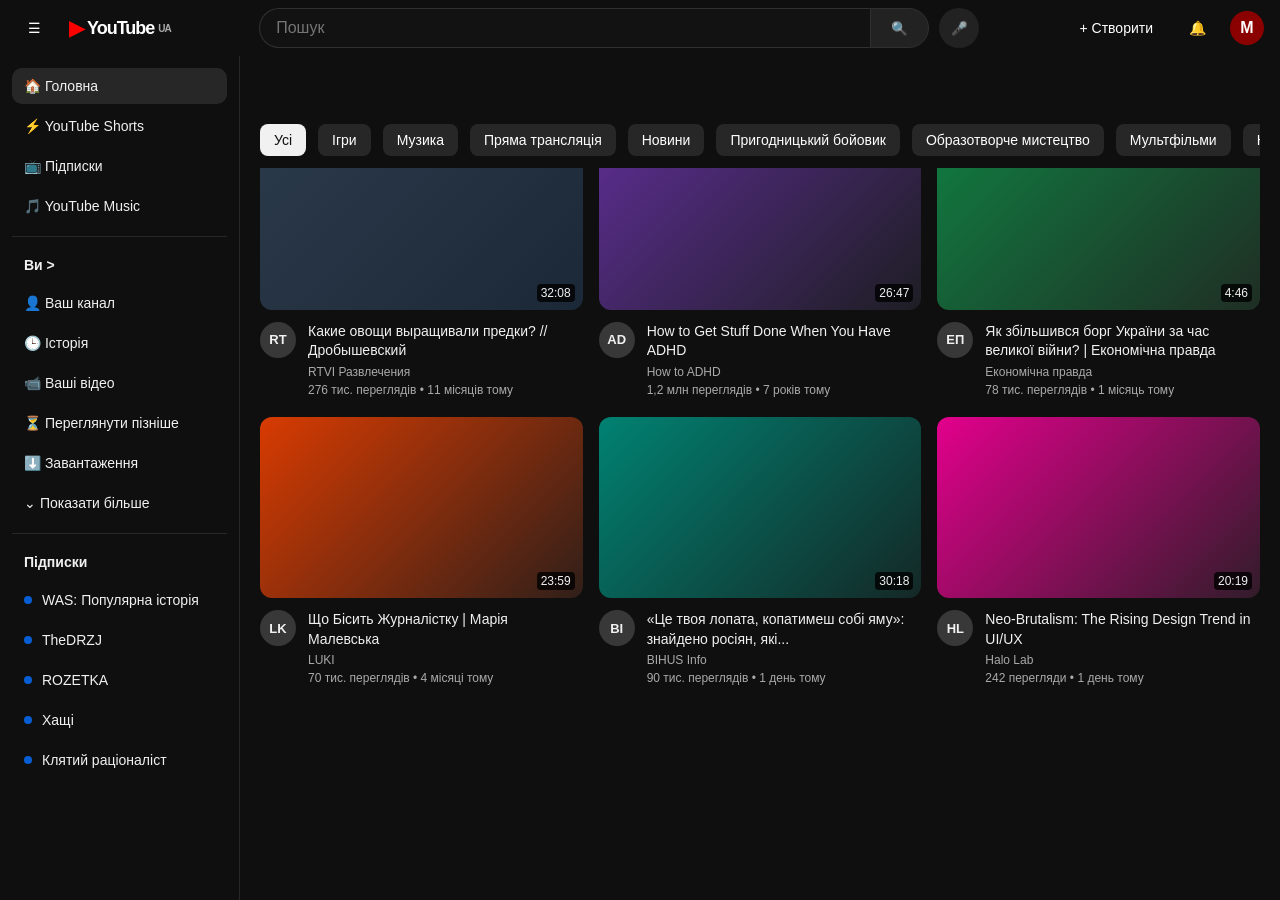
<file: pages/practice_3.html>
<!DOCTYPE html>
<html lang="uk">
<head>
    <meta charset="UTF-8">
    <meta name="viewport" content="width=device-width, initial-scale=1.0">
    <title>YouTube FlexBox Clone — Практична №3</title>
    <link rel="stylesheet" href="../css/youtube.css">
</head>
<body>

    <header class="yt-header">
        <div class="header-left">
            <button class="icon-btn">☰</button>
            <a href="../index.html" class="logo">
                <span class="yt-icon">▶</span>
                <span class="yt-logo-text">YouTube</span>
                <span class="country-code">UA</span>
            </a>
        </div>

        <div class="header-center">
            <div class="search-box">
                <input type="text" placeholder="Пошук">
                <button class="search-btn">🔍</button>
            </div>
            <button class="voice-btn">🎤</button>
        </div>

        <div class="header-right">
            <button class="icon-btn">+ Створити</button>
            <button class="icon-btn">🔔</button>
            <div class="user-avatar">М</div>
        </div>
    </header>


    <div class="yt-container">
 
        <aside class="yt-sidebar">
            <nav class="sidebar-section">
                <a href="#" class="sidebar-item active">🏠 Головна</a>
                <a href="#" class="sidebar-item">⚡ YouTube Shorts</a>
                <a href="#" class="sidebar-item">📺 Підписки</a>
                <a href="#" class="sidebar-item">🎵 YouTube Music</a>
            </nav>
            <hr class="sidebar-divider">
            <nav class="sidebar-section">
                <div class="section-title">Ви &gt;</div>
                <a href="#" class="sidebar-item">👤 Ваш канал</a>
                <a href="#" class="sidebar-item">🕒 Історія</a>
                <a href="#" class="sidebar-item">📹 Ваші відео</a>
                <a href="#" class="sidebar-item">⏳ Переглянути пізніше</a>
                <a href="#" class="sidebar-item">⬇️ Завантаження</a>
                <a href="#" class="sidebar-item">⌄ Показати більше</a>
            </nav>
            <hr class="sidebar-divider">
            <nav class="sidebar-section">
                <div class="section-title">Підписки</div>
                <a href="#" class="sidebar-item"><span class="channel-dot"></span> WAS: Популярна історія</a>
                <a href="#" class="sidebar-item"><span class="channel-dot"></span> TheDRZJ</a>
                <a href="#" class="sidebar-item"><span class="channel-dot"></span> ROZETKA</a>
                <a href="#" class="sidebar-item"><span class="channel-dot"></span> Хащі</a>
                <a href="#" class="sidebar-item"><span class="channel-dot"></span> Клятий раціоналіст</a>
            </nav>
        </aside>

        <main class="yt-main">
          
            <div class="tags-bar">
                <button class="tag-btn active">Усі</button>
                <button class="tag-btn">Ігри</button>
                <button class="tag-btn">Музика</button>
                <button class="tag-btn">Пряма трансляція</button>
                <button class="tag-btn">Новини</button>
                <button class="tag-btn">Пригодницький бойовик</button>
                <button class="tag-btn">Образотворче мистецтво</button>
                <button class="tag-btn">Мультфільми</button>
                <button class="tag-btn">Нещодавні завантаження</button>
            </div>

       
            <div class="video-grid">
                <!-- Відео 1 -->
                <div class="video-card">
                    <div class="thumbnail-wrapper">
                        <div class="thumbnail bg-1">
                            <span class="video-time">32:08</span>
                        </div>
                    </div>
                    <div class="video-details">
                        <div class="channel-avatar">RT</div>
                        <div class="video-text">
                            <h3 class="video-title">Какие овощи выращивали предки? // Дробышевский</h3>
                            <p class="channel-name">RTVI Развлечения</p>
                            <p class="video-metadata">276 тис. переглядів • 11 місяців тому</p>
                        </div>
                    </div>
                </div>

              
                <div class="video-card">
                    <div class="thumbnail-wrapper">
                        <div class="thumbnail bg-2">
                            <span class="video-time">26:47</span>
                        </div>
                    </div>
                    <div class="video-details">
                        <div class="channel-avatar">AD</div>
                        <div class="video-text">
                            <h3 class="video-title">How to Get Stuff Done When You Have ADHD</h3>
                            <p class="channel-name">How to ADHD</p>
                            <p class="video-metadata">1,2 млн переглядів • 7 років тому</p>
                        </div>
                    </div>
                </div>

            
                <div class="video-card">
                    <div class="thumbnail-wrapper">
                        <div class="thumbnail bg-3">
                            <span class="video-time">4:46</span>
                        </div>
                    </div>
                    <div class="video-details">
                        <div class="channel-avatar">ЕП</div>
                        <div class="video-text">
                            <h3 class="video-title">Як збільшився борг України за час великої війни? | Економічна правда</h3>
                            <p class="channel-name">Економічна правда</p>
                            <p class="video-metadata">78 тис. переглядів • 1 місяць тому</p>
                        </div>
                    </div>
                </div>

          
                <div class="video-card">
                    <div class="thumbnail-wrapper">
                        <div class="thumbnail bg-4">
                            <span class="video-time">23:59</span>
                        </div>
                    </div>
                    <div class="video-details">
                        <div class="channel-avatar">LK</div>
                        <div class="video-text">
                            <h3 class="video-title">Що Бісить Журналістку | Марія Малевська</h3>
                            <p class="channel-name">LUKI</p>
                            <p class="video-metadata">70 тис. переглядів • 4 місяці тому</p>
                        </div>
                    </div>
                </div>

              
                <div class="video-card">
                    <div class="thumbnail-wrapper">
                        <div class="thumbnail bg-5">
                            <span class="video-time">30:18</span>
                        </div>
                    </div>
                    <div class="video-details">
                        <div class="channel-avatar">BI</div>
                        <div class="video-text">
                            <h3 class="video-title">«Це твоя лопата, копатимеш собі яму»: знайдено росіян, які...</h3>
                            <p class="channel-name">BIHUS Info</p>
                            <p class="video-metadata">90 тис. переглядів • 1 день тому</p>
                        </div>
                    </div>
                </div>

       
                <div class="video-card">
                    <div class="thumbnail-wrapper">
                        <div class="thumbnail bg-6">
                            <span class="video-time">20:19</span>
                        </div>
                    </div>
                    <div class="video-details">
                        <div class="channel-avatar">HL</div>
                        <div class="video-text">
                            <h3 class="video-title">Neo-Brutalism: The Rising Design Trend in UI/UX</h3>
                            <p class="channel-name">Halo Lab</p>
                            <p class="video-metadata">242 перегляди • 1 день тому</p>
                        </div>
                    </div>
                </div>
            </div>
        </main>
    </div>
</body>
</html>
</file>
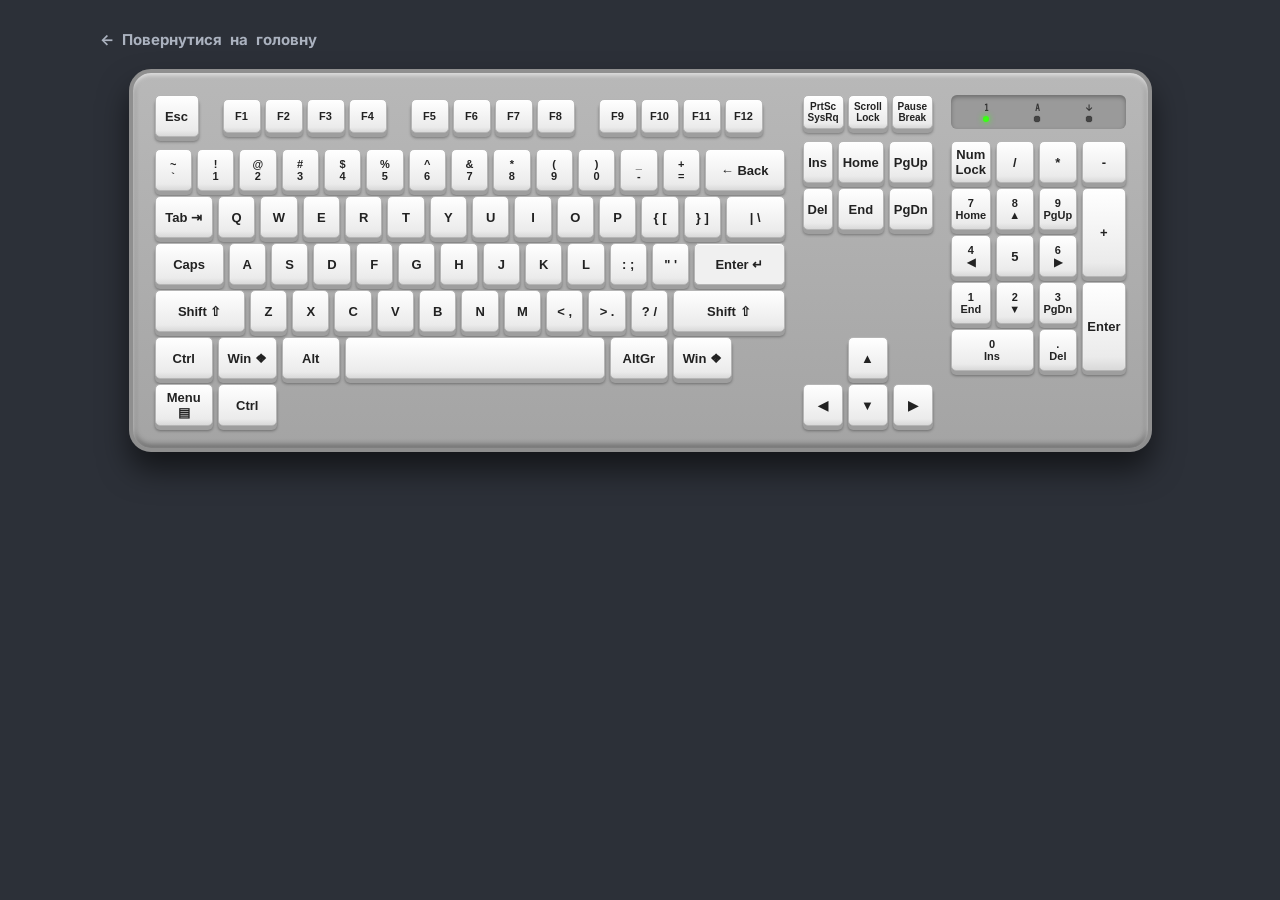
<file: pages/practice_4.html>
<!DOCTYPE html>
<html lang="uk">
<head>
    <meta charset="UTF-8">
    <meta name="viewport" content="width=device-width, initial-scale=1.0">
    <title>Практична робота №4 - Fullsize Keyboard</title>
    <link rel="preconnect" href="https://fonts.googleapis.com">
    <link rel="preconnect" href="https://fonts.gstatic.com" crossorigin>
    <link href="https://fonts.googleapis.com/css2?family=Share+Tech+Mono&family=Inter:wght@400;600;700&display=swap" rel="stylesheet">
    <style>
        * {
            box-sizing: border-box;
            margin: 0;
            padding: 0;
        }

        body {
            background-color: #2c3038;
            font-family: 'Share Tech Mono', 'Inter', monospace;
            display: flex;
            flex-direction: column;
            align-items: center;
            padding: 30px 15px;
            min-height: 100vh;
        }

        .back-nav {
            margin-bottom: 20px;
            width: 100%;
            max-width: 1080px;
        }

        .back-nav a {
            text-decoration: none;
            color: #abb2bf;
            font-size: 15px;
            font-weight: bold;
        }

        .back-nav a:hover {
            color: #fff;
            text-decoration: underline;
        }

        .keyboard-case {
            background: linear-gradient(180deg, #b8b8b8 0%, #a4a4a4 100%);
            border: 4px solid #8f8f8f;
            border-radius: 22px;
            padding: 22px;
            box-shadow: 
                0 18px 30px rgba(0,0,0,0.55),
                inset 0 2px 4px rgba(255,255,255,0.7),
                inset 0 -3px 6px rgba(0,0,0,0.4);
            display: flex;
            gap: 18px;
            user-select: none;
        }

      
        .key {
            background: linear-gradient(180deg, #ffffff 0%, #ebebeb 85%, #d9d9d9 100%);
            border: 1px solid #b5b5b5;
            border-radius: 5px;
            box-shadow: 
                0 4px 0 #9e9e9e,
                0 5px 3px rgba(0,0,0,0.35),
                inset 0 1px 1px #fff;
            color: #222;
            font-size: 13px;
            font-weight: bold;
            display: flex;
            align-items: center;
            justify-content: center;
            text-align: center;
            cursor: pointer;
            transition: all 0.08s ease;
            height: 42px;
            padding: 2px 4px;
        }

    
        .key:hover {
            background: linear-gradient(180deg, #f7f7f7 0%, #dfdfdf 100%);
            border-color: #888;
        }

     
        .key:active {
            transform: translateY(3px);
            box-shadow: 
                0 1px 0 #777,
                0 2px 2px rgba(0,0,0,0.3),
                inset 0 2px 3px rgba(0,0,0,0.15);
            background: #d8d8d8;
        }

   
        .key.sub {
            flex-direction: column;
            justify-content: center;
            font-size: 11px;
            line-height: 1.1;
        }

        .key-esc { width: 44px; }
        .f-spacer { width: 14px; }

      
        .main-block {
            display: flex;
            flex-direction: column;
            gap: 12px;
        }

   
        .f-row {
            display: flex;
            gap: 5px;
            align-items: center;
        }

        .f-group {
            display: flex;
            gap: 4px;
        }

        .f-group .key {
            width: 38px;
            height: 34px;
            font-size: 11px;
        }

    
        .alpha-grid {
            display: grid;
            grid-template-columns: repeat(60, 1fr);
            gap: 5px;
            width: 630px;
        }

      
        .k-1 { grid-column: span 4; }
        .k-1-5 { grid-column: span 6; }
        .k-1-75 { grid-column: span 7; }
        .k-2 { grid-column: span 8; }
        .k-2-25 { grid-column: span 9; }
        .k-2-75 { grid-column: span 11; }
        .k-space { grid-column: span 25; }

     
        .key-enter {
            grid-column: span 9;
            background: #f0f0f0;
        }

     
        .nav-block {
            display: flex;
            flex-direction: column;
            justify-content: space-between;
            width: 130px;
        }

        .nav-top-keys {
            display: grid;
            grid-template-columns: repeat(3, 1fr);
            gap: 4px;
        }

        .nav-top-keys .key {
            height: 34px;
            font-size: 10px;
        }

        .nav-mid-keys {
            display: grid;
            grid-template-columns: repeat(3, 1fr);
            gap: 5px;
            margin-top: 12px;
        }

        .nav-arrows {
            display: grid;
            grid-template-columns: repeat(3, 1fr);
            grid-template-rows: repeat(2, 42px);
            gap: 5px;
            margin-top: auto;
        }

        .arrow-up {
            grid-column: 2;
            grid-row: 1;
        }
        .arrow-left {
            grid-column: 1;
            grid-row: 2;
        }
        .arrow-down {
            grid-column: 2;
            grid-row: 2;
        }
        .arrow-right {
            grid-column: 3;
            grid-row: 2;
        }

       
        .numpad-block {
            display: flex;
            flex-direction: column;
            width: 175px;
            gap: 12px;
        }

       
        .led-panel {
            display: flex;
            justify-content: space-around;
            padding: 6px 10px;
            background: #9a9a9a;
            border-radius: 6px;
            box-shadow: inset 0 2px 4px rgba(0,0,0,0.3);
            height: 34px;
            align-items: center;
        }

        .led-item {
            display: flex;
            flex-direction: column;
            align-items: center;
            font-size: 9px;
            font-weight: bold;
            color: #333;
            gap: 3px;
        }

        .led-light {
            width: 6px;
            height: 6px;
            border-radius: 50%;
            background: #444;
            box-shadow: 0 0 1px #000;
        }

        .led-light.active {
            background: #39ff14;
            box-shadow: 0 0 6px #39ff14;
        }

     
        .numpad-grid {
            display: grid;
            grid-template-columns: repeat(4, 1fr);
            gap: 5px;
        }

        .num-tall {
            grid-row: span 2;
            height: 89px;
        }

        .num-wide {
            grid-column: span 2;
        }
    </style>
</head>
<body>

    <nav class="back-nav">
        <a href="../index.html">← Повернутися на головну</a>
    </nav>

   
    <div class="keyboard-case">
        
       
        <div class="main-block">
            <!-- Ряд Esc та F1-F12 -->
            <div class="f-row">
                <button class="key key-esc">Esc</button>
                <div class="f-spacer"></div>
                <div class="f-group">
                    <button class="key">F1</button>
                    <button class="key">F2</button>
                    <button class="key">F3</button>
                    <button class="key">F4</button>
                </div>
                <div class="f-spacer"></div>
                <div class="f-group">
                    <button class="key">F5</button>
                    <button class="key">F6</button>
                    <button class="key">F7</button>
                    <button class="key">F8</button>
                </div>
                <div class="f-spacer"></div>
                <div class="f-group">
                    <button class="key">F9</button>
                    <button class="key">F10</button>
                    <button class="key">F11</button>
                    <button class="key">F12</button>
                </div>
            </div>

     
            <div class="alpha-grid">
          
                <button class="key k-1 sub">~<span>`</span></button>
                <button class="key k-1 sub">!<span>1</span></button>
                <button class="key k-1 sub">@<span>2</span></button>
                <button class="key k-1 sub">#<span>3</span></button>
                <button class="key k-1 sub">$<span>4</span></button>
                <button class="key k-1 sub">%<span>5</span></button>
                <button class="key k-1 sub">^<span>6</span></button>
                <button class="key k-1 sub">&<span>7</span></button>
                <button class="key k-1 sub">*<span>8</span></button>
                <button class="key k-1 sub">(<span>9</span></button>
                <button class="key k-1 sub">)<span>0</span></button>
                <button class="key k-1 sub">_<span>-</span></button>
                <button class="key k-1 sub">+<span>=</span></button>
                <button class="key k-2">← Back</button>

          
                <button class="key k-1-5">Tab ⇥</button>
                <button class="key k-1">Q</button>
                <button class="key k-1">W</button>
                <button class="key k-1">E</button>
                <button class="key k-1">R</button>
                <button class="key k-1">T</button>
                <button class="key k-1">Y</button>
                <button class="key k-1">U</button>
                <button class="key k-1">I</button>
                <button class="key k-1">O</button>
                <button class="key k-1">P</button>
                <button class="key k-1">{ [</button>
                <button class="key k-1">} ]</button>
                <button class="key k-1-5">| \</button>

             
                <button class="key k-1-75">Caps</button>
                <button class="key k-1">A</button>
                <button class="key k-1">S</button>
                <button class="key k-1">D</button>
                <button class="key k-1">F</button>
                <button class="key k-1">G</button>
                <button class="key k-1">H</button>
                <button class="key k-1">J</button>
                <button class="key k-1">K</button>
                <button class="key k-1">L</button>
                <button class="key k-1">: ;</button>
                <button class="key k-1">" '</button>
                <button class="key key-enter">Enter ↵</button>

                <button class="key k-2-25">Shift ⇧</button>
                <button class="key k-1">Z</button>
                <button class="key k-1">X</button>
                <button class="key k-1">C</button>
                <button class="key k-1">V</button>
                <button class="key k-1">B</button>
                <button class="key k-1">N</button>
                <button class="key k-1">M</button>
                <button class="key k-1">&lt; ,</button>
                <button class="key k-1">&gt; .</button>
                <button class="key k-1">? /</button>
                <button class="key k-2-75">Shift ⇧</button>

                <button class="key k-1-5">Ctrl</button>
                <button class="key k-1-5">Win ❖</button>
                <button class="key k-1-5">Alt</button>
                <button class="key k-space"></button>
                <button class="key k-1-5">AltGr</button>
                <button class="key k-1-5">Win ❖</button>
                <button class="key k-1-5">Menu ▤</button>
                <button class="key k-1-5">Ctrl</button>
            </div>
        </div>

       
        <div class="nav-block">
            <div class="nav-top-keys">
                <button class="key">PrtSc<br>SysRq</button>
                <button class="key">Scroll<br>Lock</button>
                <button class="key">Pause<br>Break</button>
            </div>
            <div class="nav-mid-keys">
                <button class="key">Ins</button>
                <button class="key">Home</button>
                <button class="key">PgUp</button>
                <button class="key">Del</button>
                <button class="key">End</button>
                <button class="key">PgDn</button>
            </div>
            <div class="nav-arrows">
                <button class="key arrow-up">▲</button>
                <button class="key arrow-left">◀</button>
                <button class="key arrow-down">▼</button>
                <button class="key arrow-right">▶</button>
            </div>
        </div>

        
        <div class="numpad-block">
            <div class="led-panel">
                <div class="led-item">
                    <span>1</span>
                    <div class="led-light active"></div>
                </div>
                <div class="led-item">
                    <span>A</span>
                    <div class="led-light"></div>
                </div>
                <div class="led-item">
                    <span>↓</span>
                    <div class="led-light"></div>
                </div>
            </div>

            <div class="numpad-grid">
                <button class="key">Num<br>Lock</button>
                <button class="key">/</button>
                <button class="key">*</button>
                <button class="key">-</button>

                <button class="key sub">7<span>Home</span></button>
                <button class="key sub">8<span>▲</span></button>
                <button class="key sub">9<span>PgUp</span></button>
                <button class="key num-tall">+</button>

                <button class="key sub">4<span>◀</span></button>
                <button class="key">5</button>
                <button class="key sub">6<span>▶</span></button>

                <button class="key sub">1<span>End</span></button>
                <button class="key sub">2<span>▼</span></button>
                <button class="key sub">3<span>PgDn</span></button>
                <button class="key num-tall">Enter</button>

                <button class="key num-wide sub">0<span>Ins</span></button>
                <button class="key sub">.<span>Del</span></button>
            </div>
        </div>

    </div>

</body>
</html>
</file>
<file: css/style.css>
/* Базові налаштування */
body {
    background-color: #121011; 
    color: #e0d5c1; 
    font-family: "Georgia", serif; 
    line-height: 1.6;
    margin: 0;
    padding: 0;
    background-image: radial-gradient(circle, #1a1718 0%, #0a090a 100%);
}

/* головне для сайту */
header {
    background-color: #000000;
    border-bottom: 2px solid #b79043; 
    padding: 20px 0;
    text-align: center;
    box-shadow: 0 4px 15px rgba(183, 144, 67, 0.2);
}

h1 {
    color: #b79043; 
    text-transform: uppercase;
    letter-spacing: 2px;
    margin-bottom: 10px;
    text-shadow: 2px 2px 4px rgba(0,0,0,0.8);
}

/* Навігація*/
nav ul {
    list-style: none;
    padding: 0;
    display: flex;
    justify-content: center;
    gap: 20px;
}

nav a {
    color: #e0d5c1;
    text-decoration: none;
    font-weight: bold;
    font-size: 1.1em;
    padding: 5px 15px;
    border: 1px solid transparent;
    transition: all 0.3s ease;
}

/* червоні кнопки при наведенні */
nav a:hover {
    color: #b79043;
    border: 1px solid #8b0000; 
    background-color: rgba(139, 0, 0, 0.2);
    border-radius: 4px;
}

/* головне */
main {
    max-width: 800px;
    margin: 40px auto;
    padding: 0 20px;
}

/* Стиль секцій */
.panel {
    background-color: #1a1718;
    border: 1px solid #332b26;
    border-left: 4px solid #8b0000; 
    padding: 25px;
    margin-bottom: 30px;
    box-shadow: 0 5px 15px rgba(0,0,0,0.5);
    border-radius: 2px;
}

h2 {
    color: #b79043;
    border-bottom: 1px solid #332b26;
    padding-bottom: 10px;
    margin-top: 0;
}

/* Про мене */
.character-info {
    display: flex;
    align-items: center;
    gap: 25px;
}

/* ава */
.avatar {
    width: 150px;
    height: 150px;
    object-fit: cover;
    border: 3px solid #b79043; 
    border-radius: 10px;
    box-shadow: 0 0 15px rgba(183, 144, 67, 0.3);
}

/* завадння */
ul {
    list-style-type: square;
    color: #b79043;
}

ul li {
    margin-bottom: 10px;
}

ul li a {
    color: #e0d5c1;
    text-decoration: none;
    transition: color 0.2s;
}

ul li a:hover {
    color: #8b0000; 
    text-decoration: underline;
}

/* Футер */
footer {
    text-align: center;
    padding: 20px;
    border-top: 1px solid #332b26;
    font-size: 0.9em;
    color: #7a7062;
    margin-top: 50px;
}

footer a {
    color: #b79043;
    text-decoration: none;
}

footer a:hover {
    color: #e0d5c1;
}



/* таблия розкладу */

.schedule-table {
    width: 100%;
    border-collapse: collapse;
    margin-top: 20px;
    color: #e0d5c1;
    font-family: "Georgia", serif;
    box-shadow: 0 5px 15px rgba(0,0,0,0.6);
    font-size: 0.9em; 
}

.schedule-table th, .schedule-table td {
    border: 1px solid #332b26;
    padding: 8px;
    text-align: center;
    vertical-align: middle;
}

/* шапка таблиці  */
.schedule-table th {
    background-color: #8b0000;
    color: #b79043;
    font-weight: bold;
    text-transform: uppercase;
    border-bottom: 2px solid #b79043;
}

/* колонки з днями тижня */
.day-col {
    background-color: rgba(139, 0, 0, 0.15);
    color: #b79043;
    font-weight: bold;
    text-transform: uppercase;
    letter-spacing: 2px;
}

/* ефект при наведенні */
.schedule-table tr:hover td {
    background-color: rgba(183, 144, 67, 0.1);
    cursor: default;
}

/* стиль для тексту  */
.subj { font-weight: bold; color: #e0d5c1; margin-bottom: 3px; }
.room { color: #b79043; font-size: 0.85em; margin-bottom: 3px; }
.teach { font-style: italic; color: #a39581; font-size: 0.85em; }
.empty { color: #332b26; font-size: 1.5em; } /* для порожніх пар */



/*стилі для форм Лб1 */
.rpg-form .form-group {
    margin-bottom: 20px;
}

.rpg-form label {
    display: block;
    color: #b79043;
    font-weight: bold;
    margin-bottom: 5px;
}

.rpg-form input[type="text"],
.rpg-form input[type="email"],
.rpg-form input[type="password"],
.rpg-form input[type="date"],
.rpg-form select {
    width: 100%;
    padding: 10px;
    background-color: #121011;
    border: 1px solid #332b26;
    color: #e0d5c1;
    font-family: "Georgia", serif;
    border-radius: 4px;
    box-sizing: border-box;
}

/* підсвічування при введенні тексту */
.rpg-form input:focus, .rpg-form select:focus {
    outline: none;
    border-color: #8b0000;
    box-shadow: 0 0 8px rgba(139, 0, 0, 0.6);
}

/* кнопка відправки */
.rpg-form input[type="submit"] {
    background-color: #8b0000;
    color: #b79043;
    border: 2px solid #b79043;
    padding: 10px 20px;
    font-weight: bold;
    text-transform: uppercase;
    cursor: pointer;
    font-family: "Georgia", serif;
    transition: all 0.3s ease;
}

.rpg-form input[type="submit"]:hover {
    background-color: #b79043;
    color: #121011;
}


/*Практична робота 2 - Стилізація форми */

.rpg-form {
    /* 1 Колір фону та тексту */
    background-color: #1a1718; 
    color: #e0d5c1; 

    /* 2 Ширина та внутрішні відступи */
    width: 70%; 
    padding: 35px; 

    /* 3 Закруглені кути */
    border-radius: 12px; 

    /* 4  Тінь */
    box-shadow: 0 10px 30px rgba(0, 0, 0, 0.9), 0 0 15px rgba(183, 144, 67, 0.2); 

    /* 5 Позиціювання ) */
    position: relative; 
    margin: 0 auto; 
    border: 2px solid #8b0000;
}
</file>
<file: css/lab2.css>
li:first-child {
    font-weight: bold;
}

a:last-child {
    color: red;
}

input:disabled {
    background-color: gray;
}

div > p {
    font-weight: bold;
}


[href^="https"] {
    color: green;
}


input[type="text"] {
    border: 1px solid blue;
}

li:first-child,
li:last-child {
    font-size: 24px;
}

div p {
    font-size: 16px;
}

input:checked {
    background-color: lightblue;
    accent-color: lightblue;
}


li > a {
    text-decoration: underline;
}
li:nth-child(even) {
    font-weight: bold;
}

input[type="text"]:not(:disabled) {
    background-color: lightgray;
}


p:first-child {
    font-size: 24px;
}


li.special + li {
    text-decoration: line-through;
}


p::first-letter {
    font-size: 36px;
}

a::after {
    content: " ↗";
}
</file>
<file: css/youtube.css>
* {
    box-sizing: border-box;
    margin: 0;
    padding: 0;
}

body {
    font-family: Roboto, Arial, sans-serif;
    background-color: #0f0f0f;
    color: #f1f1f1;
    overflow-x: hidden;
}


.yt-header {
    display: flex;
    justify-content: space-between;
    align-items: center;
    padding: 0 16px;
    height: 56px;
    background-color: #0f0f0f;
    position: sticky;
    top: 0;
    z-index: 100;
}

.header-left {
    display: flex;
    align-items: center;
    gap: 16px;
}

.logo {
    display: flex;
    align-items: center;
    text-decoration: none;
    color: #fff;
    font-weight: bold;
    font-size: 18px;
    letter-spacing: -1px;
}

.yt-icon {
    color: #ff0000;
    font-size: 20px;
    margin-right: 4px;
}

.country-code {
    font-size: 10px;
    color: #aaa;
    margin-left: 4px;
    vertical-align: super;
}

.header-center {
    display: flex;
    align-items: center;
    flex: 0 1 720px;
    margin: 0 20px;
}

.search-box {
    display: flex;
    flex: 1;
}

.search-box input {
    width: 100%;
    padding: 10px 16px;
    font-size: 16px;
    background-color: #121212;
    border: 1px solid #303030;
    border-right: none;
    border-radius: 40px 0 0 40px;
    color: #fff;
    outline: none;
}

.search-box input:focus {
    border-color: #1c62b9;
}

.search-btn {
    padding: 0 20px;
    background-color: #222222;
    border: 1px solid #303030;
    border-radius: 0 40px 40px 0;
    color: #fff;
    cursor: pointer;
}

.voice-btn {
    margin-left: 10px;
    width: 40px;
    height: 40px;
    border-radius: 50%;
    border: none;
    background-color: #222;
    color: #fff;
    cursor: pointer;
}

.header-right {
    display: flex;
    align-items: center;
    gap: 12px;
}

.icon-btn {
    background: none;
    border: none;
    color: #fff;
    font-size: 14px;
    cursor: pointer;
    padding: 8px 12px;
    border-radius: 18px;
}

.icon-btn:hover {
    background-color: #272727;
}

.user-avatar {
    width: 34px;
    height: 34px;
    border-radius: 50%;
    background-color: #8b0000;
    color: #fff;
    display: flex;
    align-items: center;
    justify-content: center;
    font-weight: bold;
    cursor: pointer;
}


.yt-container {
    display: flex;
    min-height: calc(100vh - 56px);
}


.yt-sidebar {
    width: 240px;
    background-color: #0f0f0f;
    padding: 12px;
    display: flex;
    flex-direction: column;
    flex-shrink: 0;
    border-right: 1px solid #272727;
}

.sidebar-section {
    display: flex;
    flex-direction: column;
    gap: 4px;
}

.sidebar-item {
    display: flex;
    align-items: center;
    padding: 10px 12px;
    color: #f1f1f1;
    text-decoration: none;
    font-size: 14px;
    border-radius: 10px;
    transition: background-color 0.2s;
}

.sidebar-item:hover {
    background-color: #272727;
}

.sidebar-item.active {
    background-color: #272727;
    font-weight: 500;
}

.section-title {
    font-size: 14px;
    font-weight: bold;
    padding: 8px 12px;
    color: #f1f1f1;
}

.sidebar-divider {
    border: none;
    border-top: 1px solid #272727;
    margin: 12px 0;
}

.channel-dot {
    width: 8px;
    height: 8px;
    border-radius: 50%;
    background-color: #065fd4;
    margin-right: 10px;
}


.yt-main {
    flex: 1;
    display: flex;
    flex-direction: column;
    overflow-y: auto;
    padding: 0 20px 20px 20px;
}


.tags-bar {
    display: flex;
    gap: 12px;
    padding: 12px 0;
    overflow-x: auto;
    background-color: #0f0f0f;
    position: sticky;
    top: 56px;
    z-index: 10;
}

.tag-btn {
    padding: 8px 14px;
    background-color: #272727;
    color: #fff;
    border: none;
    border-radius: 8px;
    font-size: 14px;
    white-space: nowrap;
    cursor: pointer;
    transition: background-color 0.2s;
}

.tag-btn:hover {
    background-color: #3f3f3f;
}

.tag-btn.active {
    background-color: #f1f1f1;
    color: #0f0f0f;
    font-weight: 500;
}


.video-grid {
    display: flex;
    flex-wrap: wrap;
    gap: 20px 16px;
    margin-top: 16px;
}

.video-card {
    display: flex;
    flex-direction: column;
    flex: 1 1 calc(25% - 16px);
    min-width: 280px;
    max-width: 380px;
    cursor: pointer;
}

.thumbnail-wrapper {
    position: relative;
    width: 100%;
    aspect-ratio: 16 / 9;
    border-radius: 12px;
    overflow: hidden;
}

.thumbnail {
    width: 100%;
    height: 100%;
    display: flex;
    align-items: flex-end;
    justify-content: flex-end;
    padding: 8px;
}


.bg-1 { background: linear-gradient(135deg, #2b3a4a, #1b2838); }
.bg-2 { background: linear-gradient(135deg, #5c2d91, #1e1e24); }
.bg-3 { background: linear-gradient(135deg, #107c41, #1f2e24); }
.bg-4 { background: linear-gradient(135deg, #d83b01, #301f19); }
.bg-5 { background: linear-gradient(135deg, #008272, #142826); }
.bg-6 { background: linear-gradient(135deg, #e3008c, #311c2a); }

.video-time {
    background-color: rgba(0, 0, 0, 0.8);
    font-size: 12px;
    font-weight: 500;
    padding: 2px 4px;
    border-radius: 4px;
}

.video-details {
    display: flex;
    gap: 12px;
    margin-top: 12px;
}

.channel-avatar {
    width: 36px;
    height: 36px;
    border-radius: 50%;
    background-color: #383838;
    display: flex;
    align-items: center;
    justify-content: center;
    font-weight: bold;
    font-size: 13px;
    flex-shrink: 0;
}

.video-text {
    display: flex;
    flex-direction: column;
    gap: 4px;
}

.video-title {
    font-size: 14px;
    font-weight: 500;
    line-height: 1.4;
    color: #f1f1f1;
    display: -webkit-box;
    line-clamp: 2;
    -webkit-line-clamp: 2;
    -webkit-box-orient: vertical;
    overflow: hidden;
}

.channel-name {
    font-size: 12px;
    color: #aaa;
}

.video-metadata {
    font-size: 12px;
    color: #aaa;
}
</file>
<file: css/portfolio.css>
:root {
    --primary: #4f46e5;
    --primary-hover: #4338ca;
    --primary-light: #eef2ff;
    --dark: #0f172a;
    --text-main: #1e293b;
    --text-muted: #64748b;
    --bg-page: #f8fafc;
    --card-bg: #ffffff;
    --border-color: #e2e8f0;
    --radius-lg: 20px;
    --radius-md: 12px;
    --radius-sm: 8px;
    --shadow-soft: 0 10px 25px -5px rgba(0, 0, 0, 0.05), 0 8px 10px -6px rgba(0, 0, 0, 0.05);
    --shadow-hover: 0 20px 30px -10px rgba(79, 70, 229, 0.15);
    --transition: all 0.3s cubic-bezier(0.4, 0, 0.2, 1);
}

* {
    margin: 0;
    padding: 0;
    box-sizing: border-box;
}

body {
    font-family: 'Plus Jakarta Sans', -apple-system, BlinkMacSystemFont, sans-serif;
    background-color: var(--bg-page);
    color: var(--text-main);
    line-height: 1.6;
    overflow-x: hidden;
}

.container {
    width: 100%;
    max-width: 1200px;
    margin: 0 auto;
    padding: 0 24px;
}

/* 1. Фіксована плашка на макет Figma (Вимога завдання) */
.figma-badge {
    position: fixed;
    bottom: 24px;
    right: 24px;
    z-index: 1000;
}

.figma-badge a {
    display: flex;
    align-items: center;
    gap: 10px;
    padding: 12px 20px;
    background: #1e1e1e;
    color: #ffffff;
    text-decoration: none;
    font-size: 14px;
    font-weight: 600;
    border-radius: 999px;
    box-shadow: 0 10px 25px rgba(0, 0, 0, 0.25);
    border: 1px solid rgba(255, 255, 255, 0.15);
    transition: var(--transition);
}

.figma-badge a:hover {
    transform: translateY(-3px) scale(1.02);
    box-shadow: 0 14px 28px rgba(0, 0, 0, 0.35);
    background: #000000;
}

/* 2. Шапка (Header) */
.site-header {
    position: sticky;
    top: 0;
    z-index: 900;
    background: rgba(248, 250, 252, 0.85);
    backdrop-filter: blur(12px);
    border-bottom: 1px solid var(--border-color);
}

.header-inner {
    display: flex;
    align-items: center;
    justify-content: space-between;
    height: 80px;
}

.brand-logo {
    font-size: 24px;
    font-weight: 800;
    color: var(--dark);
    text-decoration: none;
    letter-spacing: -0.5px;
}

.logo-accent {
    color: var(--primary);
}

.nav-menu {
    display: flex;
    gap: 32px;
}

.nav-link {
    text-decoration: none;
    font-size: 15px;
    font-weight: 600;
    color: var(--text-muted);
    transition: var(--transition);
}

.nav-link:hover,
.nav-link.active {
    color: var(--primary);
}

.header-actions {
    display: flex;
    gap: 12px;
    align-items: center;
}

/* Кнопки */
.btn {
    display: inline-block;
    padding: 12px 24px;
    font-size: 15px;
    font-weight: 600;
    border-radius: var(--radius-md);
    text-decoration: none;
    cursor: pointer;
    transition: var(--transition);
}

.btn-primary {
    background-color: var(--primary);
    color: #ffffff;
    border: 1px solid var(--primary);
    box-shadow: 0 4px 14px rgba(79, 70, 229, 0.3);
}

.btn-primary:hover {
    background-color: var(--primary-hover);
    transform: translateY(-2px);
    box-shadow: 0 6px 20px rgba(79, 70, 229, 0.4);
}

.btn-secondary {
    background-color: #ffffff;
    color: var(--dark);
    border: 1px solid var(--border-color);
}

.btn-secondary:hover {
    background-color: #f1f5f9;
    transform: translateY(-2px);
}

.btn-outline {
    background: transparent;
    color: var(--text-muted);
    border: 1px solid transparent;
}

.btn-outline:hover {
    color: var(--dark);
    background-color: #f1f5f9;
}

/* 3. Hero Section */
.hero-section {
    display: flex;
    align-items: center;
    justify-content: space-between;
    gap: 60px;
    padding-top: 60px;
    padding-bottom: 80px;
}

.hero-content {
    flex: 1;
    max-width: 580px;
}

.badge-status {
    display: inline-flex;
    align-items: center;
    gap: 8px;
    padding: 6px 14px;
    background: var(--primary-light);
    color: var(--primary);
    font-size: 13px;
    font-weight: 700;
    border-radius: 999px;
    margin-bottom: 20px;
}

.status-pulse {
    width: 8px;
    height: 8px;
    background: var(--primary);
    border-radius: 50%;
    box-shadow: 0 0 0 4px rgba(79, 70, 229, 0.2);
}

.hero-title {
    font-size: 46px;
    line-height: 1.15;
    font-weight: 800;
    letter-spacing: -1.5px;
    color: var(--dark);
    margin-bottom: 18px;
}

.hero-title span {
    color: var(--primary);
}

.hero-description {
    font-size: 17px;
    color: var(--text-muted);
    margin-bottom: 28px;
}

.hero-buttons {
    display: flex;
    gap: 16px;
    margin-bottom: 40px;
}

.hero-stats {
    display: flex;
    gap: 36px;
    padding-top: 24px;
    border-top: 1px solid var(--border-color);
}

.stat-number {
    font-size: 28px;
    font-weight: 800;
    color: var(--dark);
    line-height: 1.1;
}

.stat-label {
    font-size: 13px;
    color: var(--text-muted);
    font-weight: 500;
}

/* Hero Media Block */
.hero-media {
    flex: 1;
    display: flex;
    justify-content: center;
    position: relative;
}

.media-card-wrap {
    position: relative;
    width: 380px;
    height: 460px;
}

.media-card-glow {
    position: absolute;
    inset: 10px;
    background: linear-gradient(135deg, #6366f1, #a855f7);
    filter: blur(40px);
    opacity: 0.35;
    z-index: 1;
}

.media-card-img {
    position: relative;
    z-index: 2;
    width: 100%;
    height: 100%;
    border-radius: 28px;
    overflow: hidden;
    box-shadow: var(--shadow-soft);
    border: 4px solid #ffffff;
    background: #e2e8f0;
}

.media-card-img img {
    width: 100%;
    height: 100%;
    object-fit: cover;
}

.floating-stat {
    position: absolute;
    z-index: 3;
    display: flex;
    align-items: center;
    gap: 12px;
    padding: 12px 18px;
    background: rgba(255, 255, 255, 0.95);
    backdrop-filter: blur(8px);
    border-radius: var(--radius-md);
    box-shadow: 0 10px 25px rgba(0, 0, 0, 0.08);
    border: 1px solid var(--border-color);
}

.stat-1 {
    top: 40px;
    left: -40px;
}

.stat-2 {
    bottom: 40px;
    right: -30px;
}

.floating-icon {
    font-size: 22px;
}

.floating-title {
    font-size: 11px;
    color: var(--text-muted);
    text-transform: uppercase;
    font-weight: 700;
}

.floating-sub {
    font-size: 13px;
    color: var(--dark);
    font-weight: 700;
}

/* 4. Services Section */
.services-section {
    padding: 80px 24px;
}

.section-heading {
    text-align: center;
    margin-bottom: 50px;
}

.section-heading .sub-title {
    font-size: 13px;
    font-weight: 700;
    text-transform: uppercase;
    letter-spacing: 1.5px;
    color: var(--primary);
    display: block;
    margin-bottom: 8px;
}

.section-heading .title {
    font-size: 32px;
    font-weight: 800;
    color: var(--dark);
}

.services-grid {
    display: grid;
    grid-template-columns: repeat(3, 1fr);
    gap: 28px;
}

.service-card {
    background: var(--card-bg);
    padding: 36px 28px;
    border-radius: var(--radius-lg);
    border: 1px solid var(--border-color);
    box-shadow: var(--shadow-soft);
    transition: var(--transition);
}

.service-card:hover {
    transform: translateY(-6px);
    box-shadow: var(--shadow-hover);
    border-color: rgba(79, 70, 229, 0.3);
}

.active-card {
    border-color: var(--primary);
}

.card-icon {
    font-size: 32px;
    margin-bottom: 18px;
}

.service-card h3 {
    font-size: 20px;
    font-weight: 700;
    color: var(--dark);
    margin-bottom: 12px;
}

.service-card p {
    font-size: 14px;
    color: var(--text-muted);
}

/* 5. Projects Section */
.projects-section {
    padding-bottom: 100px;
}

.projects-grid {
    display: grid;
    grid-template-columns: repeat(3, 1fr);
    gap: 28px;
}

.project-card {
    background: var(--card-bg);
    border-radius: var(--radius-lg);
    border: 1px solid var(--border-color);
    overflow: hidden;
    box-shadow: var(--shadow-soft);
    transition: var(--transition);
}

.project-card:hover {
    transform: translateY(-6px);
    box-shadow: var(--shadow-hover);
}

.project-thumb {
    height: 180px;
    padding: 16px;
    display: flex;
    align-items: flex-start;
}

.project-bg-1 { background: linear-gradient(135deg, #fbcfe8, #f472b6); }
.project-bg-2 { background: linear-gradient(135deg, #c7d2fe, #818cf8); }
.project-bg-3 { background: linear-gradient(135deg, #fed7aa, #fb923c); }

.project-tag {
    background: rgba(255, 255, 255, 0.9);
    padding: 6px 12px;
    border-radius: 999px;
    font-size: 12px;
    font-weight: 700;
    color: var(--dark);
}

.project-info {
    padding: 24px;
}

.project-info h3 {
    font-size: 18px;
    font-weight: 700;
    margin-bottom: 8px;
    color: var(--dark);
}

.project-info p {
    font-size: 14px;
    color: var(--text-muted);
    margin-bottom: 16px;
}

.project-link {
    text-decoration: none;
    font-size: 14px;
    font-weight: 700;
    color: var(--primary);
    transition: var(--transition);
}

.project-link:hover {
    color: var(--primary-hover);
    text-decoration: underline;
}

/* 6. Footer */
.site-footer {
    background: var(--card-bg);
    border-top: 1px solid var(--border-color);
    padding: 30px 0;
}

.footer-content {
    display: flex;
    align-items: center;
    justify-content: space-between;
}

.footer-left p {
    font-size: 13px;
    color: var(--text-muted);
    margin-top: 4px;
}

.footer-right p {
    font-size: 13px;
    color: var(--text-muted);
}

/* ========================================================
   Адаптивна / Мобільна версія (Mobile Responsive)
   ======================================================== */
@media (max-width: 992px) {
    .hero-section {
        flex-direction: column-reverse;
        text-align: center;
        gap: 40px;
    }

    .hero-content {
        max-width: 100%;
    }

    .hero-buttons {
        justify-content: center;
    }

    .hero-stats {
        justify-content: center;
    }

    .services-grid,
    .projects-grid {
        grid-template-columns: repeat(2, 1fr);
    }

    .nav-menu {
        display: none; /* Спрощення навігації для планшетів/мобільних */
    }
}

@media (max-width: 640px) {
    .hero-title {
        font-size: 32px;
    }

    .media-card-wrap {
        width: 280px;
        height: 350px;
    }

    .stat-1 {
        left: -10px;
        top: 20px;
    }

    .stat-2 {
        right: -10px;
        bottom: 20px;
    }

    .services-grid,
    .projects-grid {
        grid-template-columns: 1fr;
    }

    .hero-stats {
        flex-direction: column;
        gap: 16px;
    }

    .footer-content {
        flex-direction: column;
        gap: 16px;
        text-align: center;
    }

    .figma-badge {
        bottom: 16px;
        right: 16px;
    }
    
    .figma-badge a {
        padding: 8px 14px;
        font-size: 12px;
    }
}
</file>
